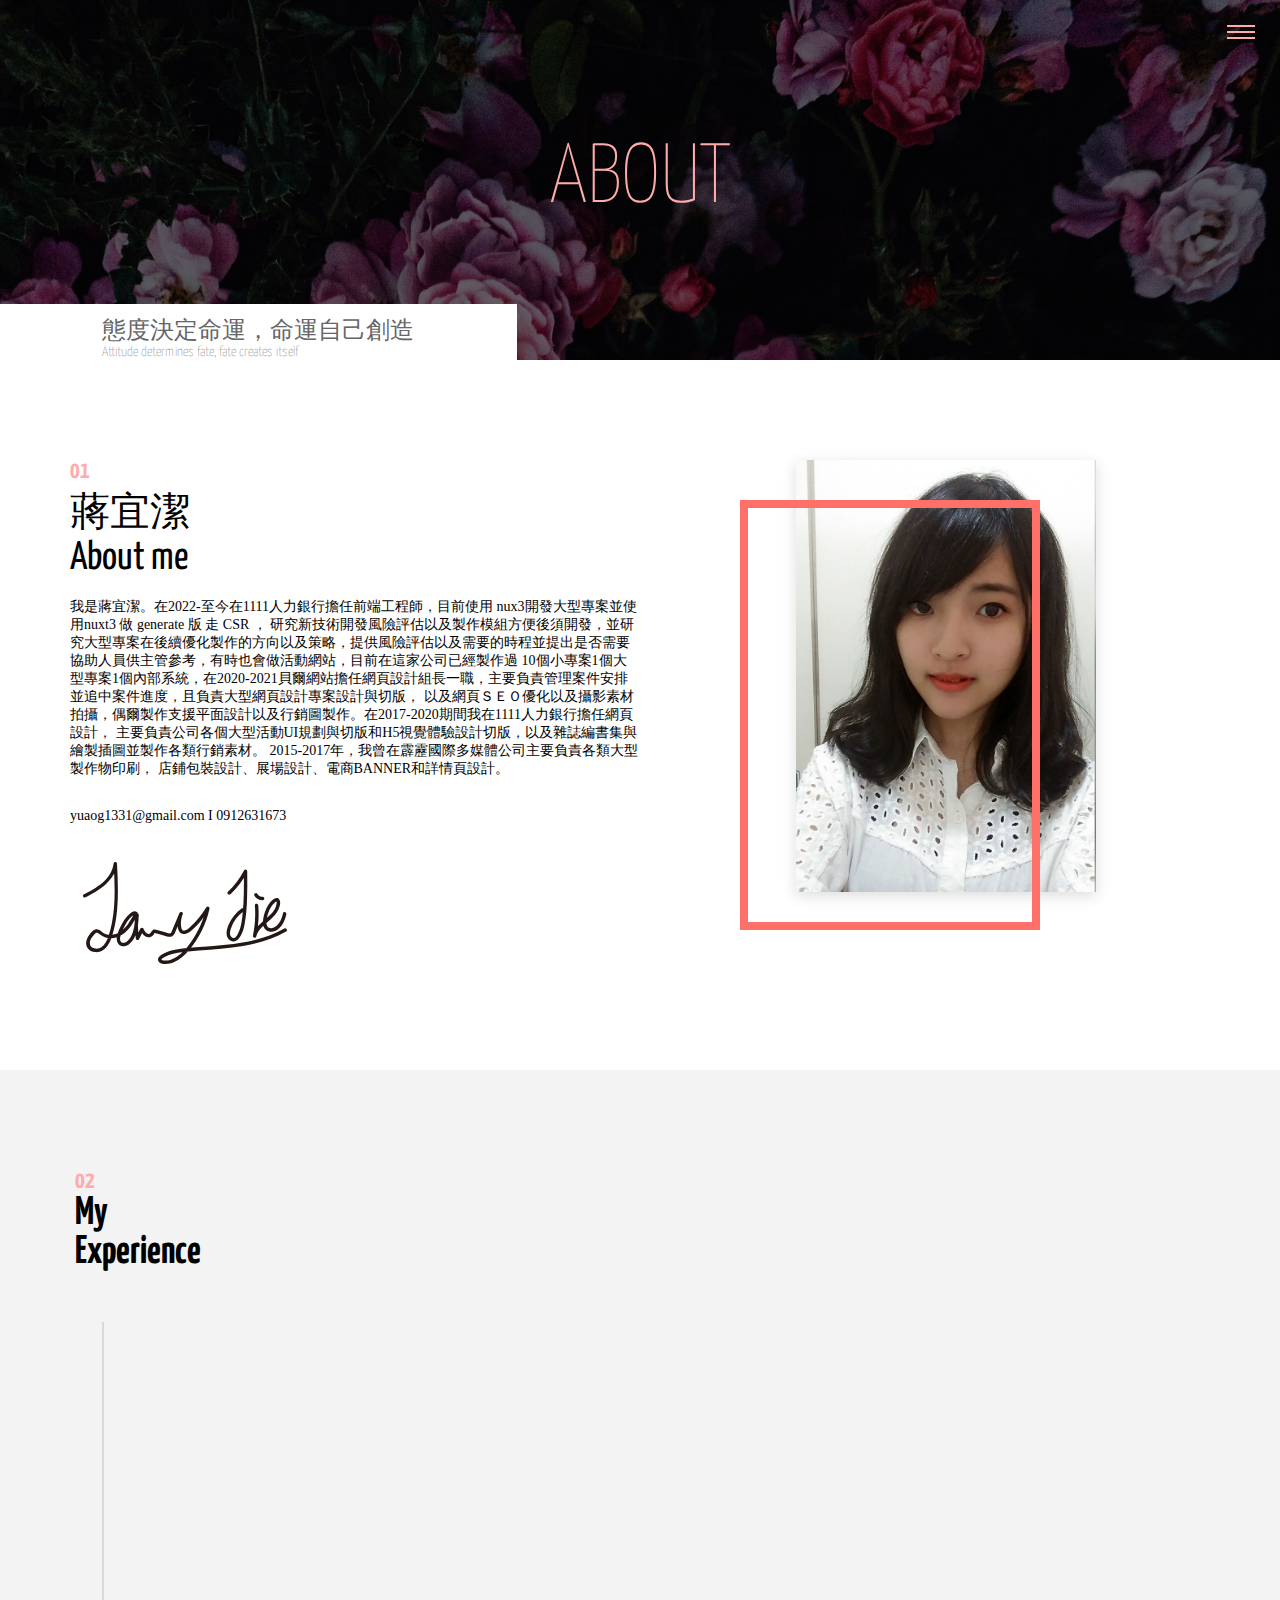
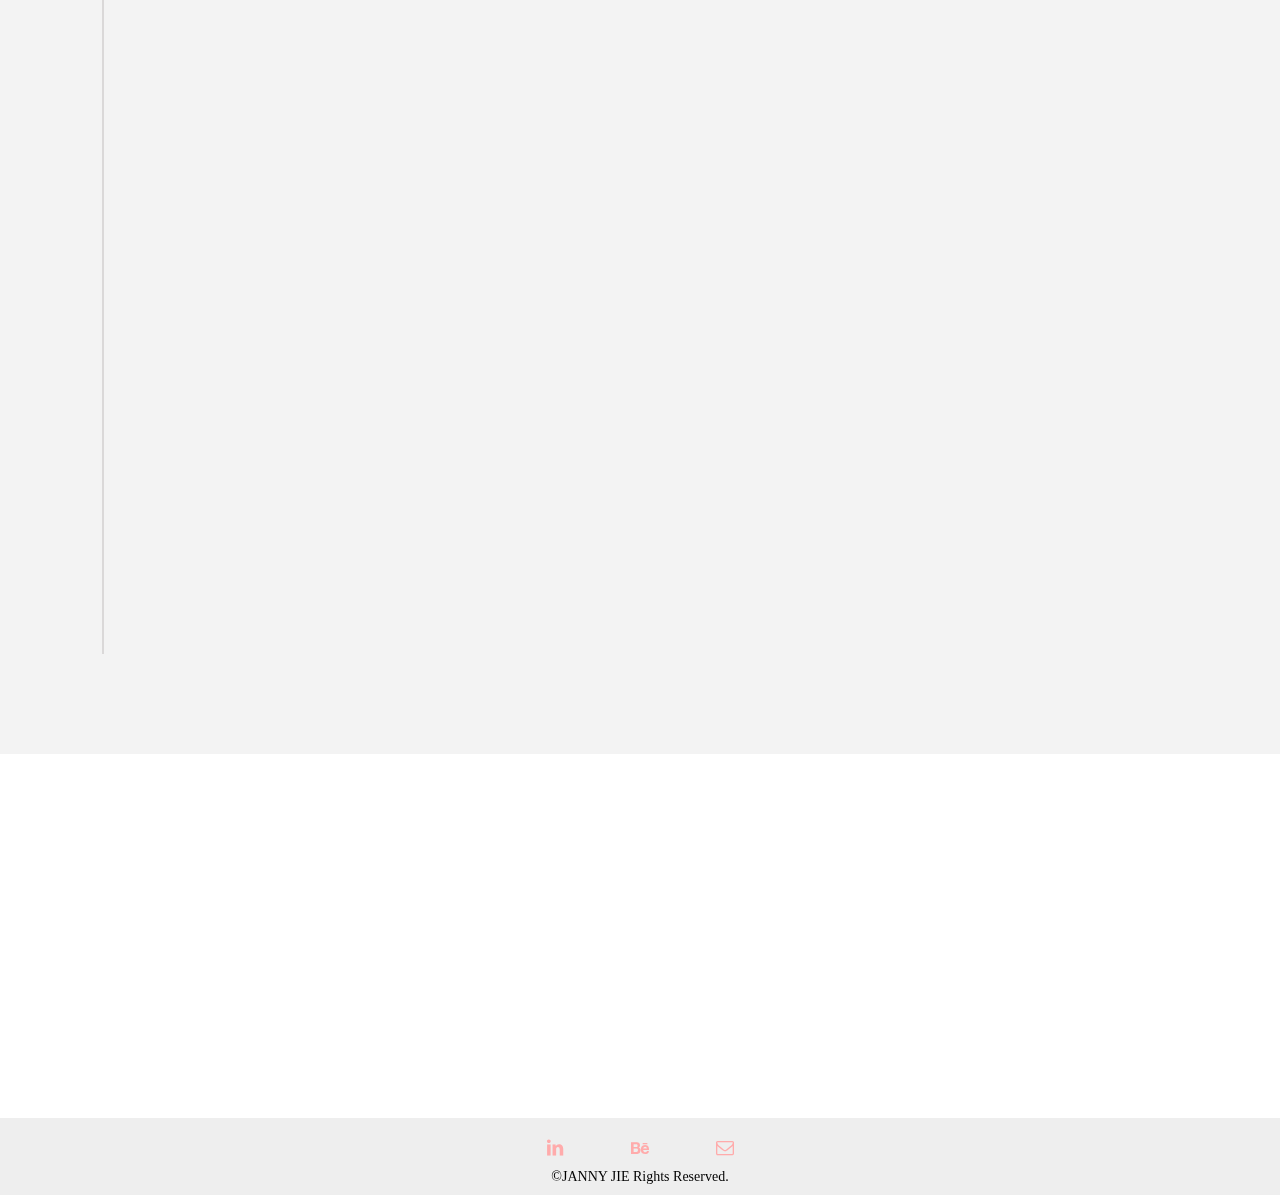
<file: about.html>
<!DOCTYPE html>
<html lang="en">
  <head>
    <meta charset="utf-8" />
    <title>JANNY JIE</title>
    <meta name="viewport" content="width=device-width, initial-scale=1.0" />
    <!-- 首頁+MENU+BUTTON -->
    <link rel="stylesheet" href="css/style.css" />
    <!-- 內文 -->
    <link rel="stylesheet" href="css/text.css" />
    <link rel="stylesheet" href="css/aos.css" />
    <link rel="stylesheet" href="css/icon/fontello-embedded.css" />
    <link href="https://fonts.googleapis.com/css?family=Yanone+Kaffeesatz:200&display=swap" rel="stylesheet" />
  </head>
  <body>
    <div class="super_container">
      <header class="header">
        <div class="burger">
          <div class="burger__patty bg-ffabab"></div>
          <div class="burger__patty bg-ffabab"></div>
          <div class="burger__patty bg-ffabab"></div>
        </div>
        <nav class="menu">
          <div class="menu__brand">
            <a href="index.html"><div class="logo"></div></a>
          </div>
          <ul class="menu__list">
            <li class="menu__item"><a href="index.html" class="menu__link">首頁</a></li>
            <li class="menu__item"><a href="about.html" class="menu__link">關於我</a></li>
            <li class="menu__item"><a href="wed.html" class="menu__link dir">網頁設計</a></li>
            <li class="menu__item">
              <a href="design.html" class="menu__link dir">視覺設計</a>
            </li>
            <li class="menu__item">
              <a href="illustrated.html" class="menu__link dir">插畫</a>
            </li>
          </ul>
        </nav>
      </header>
      <!--主要內容-->
      <main>
        <!-- 版頭 -->
        <article style="padding: 0">
          <section style="padding: 0">
            <div id="hero">
              <div class="hero-bg">
                <h1>ABOUT</h1>
                <div class="saying">
                  <h4>態度決定命運，命運自己創造</h4>
                  <p>Attitude determines fate, fate creates itself</p>
                </div>
              </div>
            </div>
          </section>
        </article>
        <!-- 版頭 -->
        <!-- 關於 -->
        <article>
          <section id="about">
            <div class="container mContainer">
              <div class="w-5 title-big" data-aos="fade-up">
                <h4 class="ffabab">01</h4>
                <h1>
                  蔣宜潔 <br />
                  About me
                </h1>
                <p>
                  我是蔣宜潔。在2022-至今在1111人力銀行擔任前端工程師，目前使用 nux3開發大型專案並使用nuxt3 做 generate 版 走 CSR ，
                  研究新技術開發風險評估以及製作模組方便後須開發，並研究大型專案在後續優化製作的方向以及策略，提供風險評估以及需要的時程並提出是否需要協助人員供主管參考，有時也會做活動網站，目前在這家公司已經製作過
                  10個小專案1個大型專案1個內部系統，在2020-2021貝爾網站擔任網頁設計組長一職，主要負責管理案件安排並追中案件進度，且負責大型網頁設計專案設計與切版，
                  以及網頁ＳＥＯ優化以及攝影素材拍攝，偶爾製作支援平面設計以及行銷圖製作。在2017-2020期間我在1111人力銀行擔任網頁設計，
                  主要負責公司各個大型活動UI規劃與切版和H5視覺體驗設計切版，以及雜誌編書集與繪製插圖並製作各類行銷素材。 2015-2017年，我曾在霹靂國際多媒體公司主要負責各類大型製作物印刷，
                  店鋪包裝設計、展場設計、電商BANNER和詳情頁設計。
                </p>
                <p class="mt-3">yuaog1331@gmail.com&nbsp;&Iota;&nbsp;0912631673</p>
                <img src="img/Signature.svg" class="signature mt-5" alt="" />
              </div>
              <div class="w-5 about-img-div">
                <div class="about-border" data-aos="fade-up" data-aos-delay=".5"></div>
                <img src="img/about/about-img.jpg" width="400" class="img-responsive" alt="" align="right" data-aos="fade-right" data-aos-delay="0" />
              </div>
            </div>
          </section>
        </article>
        <!-- 關於 -->
        <!-- 經歷 -->
        <article style="padding: 0">
          <section id="experience" style="padding-left: 10px">
            <div class="container mContainer">
              <div class="w-10">
                <h4 class="ffabab">02</h4>
                <h1 class="size-50">
                  My <br />
                  Experience
                </h1>
                <div class="h-50"></div>
              </div>
              <div class="mt-5 w-10">
                <ul class="timeline">
                  <li class="timeline-event" data-aos="fade-up">
                    <label class="timeline-event-icon"></label>
                    <div class="timeline-event-copy">
                      <p class="timeline-event-thumbnail">2014/06-2014-07</p>
                      <h3>設計實習&nbsp;&Iota;&nbsp;七頂創意</h3>
                      <p>實習期間主要負責文創商品製作</p>
                    </div>
                  </li>
                  <li class="timeline-event" data-aos="fade-up" data-aos-delay=".2">
                    <label class="timeline-event-icon"></label>
                    <div class="timeline-event-copy">
                      <p class="timeline-event-thumbnail">2015/02-2015-07</p>
                      <h3>網頁實習&nbsp;&Iota;&nbsp;旭聯科技</h3>
                      <p>實習期間協助網頁設計師切版修圖、協助ＡＰＰ介面設計</p>
                    </div>
                  </li>
                  <li class="timeline-event" data-aos="fade-up" data-aos-delay=".4">
                    <label class="timeline-event-icon"></label>
                    <div class="timeline-event-copy">
                      <p class="timeline-event-thumbnail">2015/07-2017-08</p>
                      <h3>視覺設計&nbsp;&Iota;&nbsp;霹靂國際多媒體</h3>
                      <p>主要負責光碟設計、包裝設計、banner、海報設計、文創商品設計</p>
                    </div>
                  </li>
                  <li class="timeline-event" data-aos="fade-up" data-aos-delay=".6">
                    <label class="timeline-event-icon"></label>
                    <div class="timeline-event-copy">
                      <p class="timeline-event-thumbnail">2017/08-2020/2</p>
                      <h3>網頁設計&nbsp;&Iota;&nbsp;1111人力銀行</h3>
                      <p>主要負責大型活動網頁設計、EDM、BANNER、插圖、各類輸出物製作</p>
                    </div>
                  </li>
                  <li class="timeline-event" data-aos="fade-up" data-aos-delay=".6">
                    <label class="timeline-event-icon"></label>
                    <div class="timeline-event-copy">
                      <p class="timeline-event-thumbnail">2020/03-2021/05</p>
                      <h3>網頁設計&nbsp;&Iota;&nbsp;貝爾網站</h3>
                      <p>客製化網頁製作、活動網頁、開發套版式模組製作，也協助製作影片剪輯平面印刷等等。</p>
                    </div>
                  </li>
                  <li class="timeline-event" data-aos="fade-up" data-aos-delay=".6">
                    <label class="timeline-event-icon"></label>
                    <div class="timeline-event-copy">
                      <p class="timeline-event-thumbnail">2021/05-2022/02</p>
                      <h3>前端工程師&nbsp;&Iota;&nbsp;哲煜科技股份有限公司</h3>
                      <p>前端切版 使用 vue 框架 並用 CI CD 自動部署 ，api 串接 並且 seo 語意化 Ga 串接</p>
                    </div>
                  </li>
                  <li class="timeline-event" data-aos="fade-up" data-aos-delay=".6">
                    <label class="timeline-event-icon"></label>
                    <div class="timeline-event-copy">
                      <p class="timeline-event-thumbnail">2021/05-2022/02</p>
                      <h3>前端工程師&nbsp;&Iota;&nbsp;全球華人股份有限公司</h3>
                      <p>
                        使用 nux3開發大型專案並使用nuxt3 做 generate 版 走 CSR ，
                        研究新技術開發風險評估以及製作模組方便後須開發，並研究大型專案在後續優化製作的方向以及策略，提供風險評估以及需要的時程並提出是否需要協助人員供主管參考，有時也會做活動網站，目前在這家公司已經製作過
                        10個小專案1個大型專案1個內部系統
                      </p>
                    </div>
                  </li>
                </ul>
              </div>
            </div>
          </section>
        </article>
        <!-- 經歷 -->
        <!-- 專業 -->
        <article style="padding: 0">
          <section class="profession">
            <div class="container mContainer jus-center">
              <div class="item html" data-aos="fade-left">
                <h2 data-aos="fade-up">HTML</h2>
                <svg width="160" height="160" xmlns="http://www.w3.org/2000/svg">
                  <g>
                    <circle id="circle" class="circle_animation" r="69.85699" cy="81" cx="81" stroke-width="8" stroke="#ff5991" fill="none" />
                  </g>
                  <g>
                    <circle class="op" r="69.85699" cy="81" cx="81" stroke-width="8" stroke="#ffffff" fill="none" />
                  </g>
                </svg>
              </div>
              <div class="item html" data-aos="fade-left">
                <h2 data-aos="fade-up">CSS3</h2>
                <svg width="160" height="160" xmlns="http://www.w3.org/2000/svg">
                  <g>
                    <circle id="circle" class="circle_animation" r="69.85699" cy="81" cx="81" stroke-width="8" stroke="#ff5991" fill="none" />
                  </g>
                  <g>
                    <circle class="op" r="69.85699" cy="81" cx="81" stroke-width="8" stroke="#ffffff" fill="none" />
                  </g>
                </svg>
              </div>
              <div class="item html" data-aos="fade-left">
                <h2 data-aos="fade-up">JQUERY</h2>
                <svg width="160" height="160" xmlns="http://www.w3.org/2000/svg">
                  <g>
                    <circle id="circle" class="circle_animation01" r="69.85699" cy="81" cx="81" stroke-width="8" stroke="#ff5991" fill="none" />
                  </g>
                  <g>
                    <circle class="op" r="69.85699" cy="81" cx="81" stroke-width="8" stroke="#ffffff" fill="none" />
                  </g>
                </svg>
              </div>
              <div class="item html" data-aos="fade-right">
                <h2 data-aos="fade-up">JavaScript</h2>
                <svg width="160" height="160" xmlns="http://www.w3.org/2000/svg">
                  <g>
                    <circle id="circle" class="circle_animation02" r="69.85699" cy="81" cx="81" stroke-width="8" stroke="#ff5991" fill="none" />
                  </g>
                  <g>
                    <circle class="op" r="69.85699" cy="81" cx="81" stroke-width="8" stroke="#ffffff" fill="none" />
                  </g>
                </svg>
              </div>
              <div class="item html" data-aos="fade-right">
                <h2 data-aos="fade-up">Sketch</h2>
                <svg width="160" height="160" xmlns="http://www.w3.org/2000/svg">
                  <g>
                    <circle id="circle" class="circle_animation01" r="69.85699" cy="81" cx="81" stroke-width="8" stroke="#ff5991" fill="none" />
                  </g>
                  <g>
                    <circle class="op" r="69.85699" cy="81" cx="81" stroke-width="8" stroke="#ffffff" fill="none" />
                  </g>
                </svg>
              </div>
            </div>
          </section>
        </article>
        <!-- 專業 -->
        <!-- 經歷 -->
        <!-- <article>
          <section id="contact-form">
            <div class="container mContainer">
              <div class="w-10">
                <h4>02</h4>
                <h1 class="size-50">
                  My <br />
                  Experience
                </h1>
                <div class="h-50"></div>
              </div>
              <div class="w-10 mt-5" data-aos="fade-up">
                <div class="list">
                  <div>
                    <ul class="listProgram">
                      <li>
                        HTML
                        <div class="bar">
                          <div class="value p80"></div>
                        </div>
                      </li>
                      <li>
                        JQUERY
                        <div class="bar">
                          <div class="value p40"></div>
                        </div>
                      </li>
                      <li>
                        PHOTOSHOP
                        <div class="bar">
                          <div class="value p90"></div>
                        </div>
                      </li>
                      <li>
                        INDESIGN
                        <div class="bar">
                          <div class="value p90"></div>
                        </div>
                      </li>
                      <li>
                        AFEER EFFECTS
                        <div class="bar">
                          <div class="value p90"></div>
                        </div>
                      </li>
                      <li>
                        3Ds MAX
                        <div class="bar">
                          <div class="value p40"></div>
                        </div>
                      </li>
                    </ul>
                  </div>
                  <div>
                    <ul class="listProgram">
                      <li>
                        CSS
                        <div class="bar">
                          <div class="value p80"></div>
                        </div>
                      </li>
                      <li>
                        JavaScript
                        <div class="bar">
                          <div class="value p30"></div>
                        </div>
                      </li>
                      <li>
                        ILLUSTRATOR
                        <div class="bar">
                          <div class="value p90"></div>
                        </div>
                      </li>
                      <li>
                        PREMIERE PRO
                        <div class="bar">
                          <div class="value p80"></div>
                        </div>
                      </li>
                    </ul>
                  </div>
                </div>
              </div>
            </div>
          </section>
        </article> -->
        <!-- 經歷 -->
      </main>
      <!-- footer -->
      <footer class="footer">
        <div class="container mContainer">
          <ul class="container mContainer">
            <li>
              <a href="https://www.linkedin.com/in/%E5%AE%9C%E6%BD%94-%E8%94%A3-382825172/" target="_blank">
                <i class="icon-linkedin ffabab"></i>
              </a>
            </li>
            <li>
              <a href="https://www.behance.net/yuaog13315185" target="_blank">
                <i class="icon-behance ffabab"></i>
              </a>
            </li>
            <li>
              <a href="mailto:yuaog1331@gmail.com"><i class="icon-mail ffabab"></i></a>
            </li>
          </ul>
        </div>
        <div class="container mContainer jus-center">
          <p>©JANNY JIE Rights Reserved.</p>
        </div>
      </footer>
      <!-- footer -->
    </div>
    <script src="js/menu.js"></script>
    <script src="js/jquery.js"></script>
    <!--  plugins  -->
    <script src="js/plugins.js"></script>
    <script src="js/aos.js"></script>
    <!--  main script  -->
    <script src="js/custom.js"></script>
    <!--  倒數計時器  -->
    <script>
      setTimeout(function () {
        var time = 1; /* how long the timer will run (seconds) */
        var initialOffset = "440";
        var i = 1;

        /* Need initial run as interval hasn't yet occured... */
        $(".circle_animation, .circle_animation01, .circle_animation02, .circle_animation03, .circle_animation04").css("stroke-dashoffset", initialOffset - 1 * (initialOffset / time));
      }, 0);
    </script>
  </body>
</html>
</file>
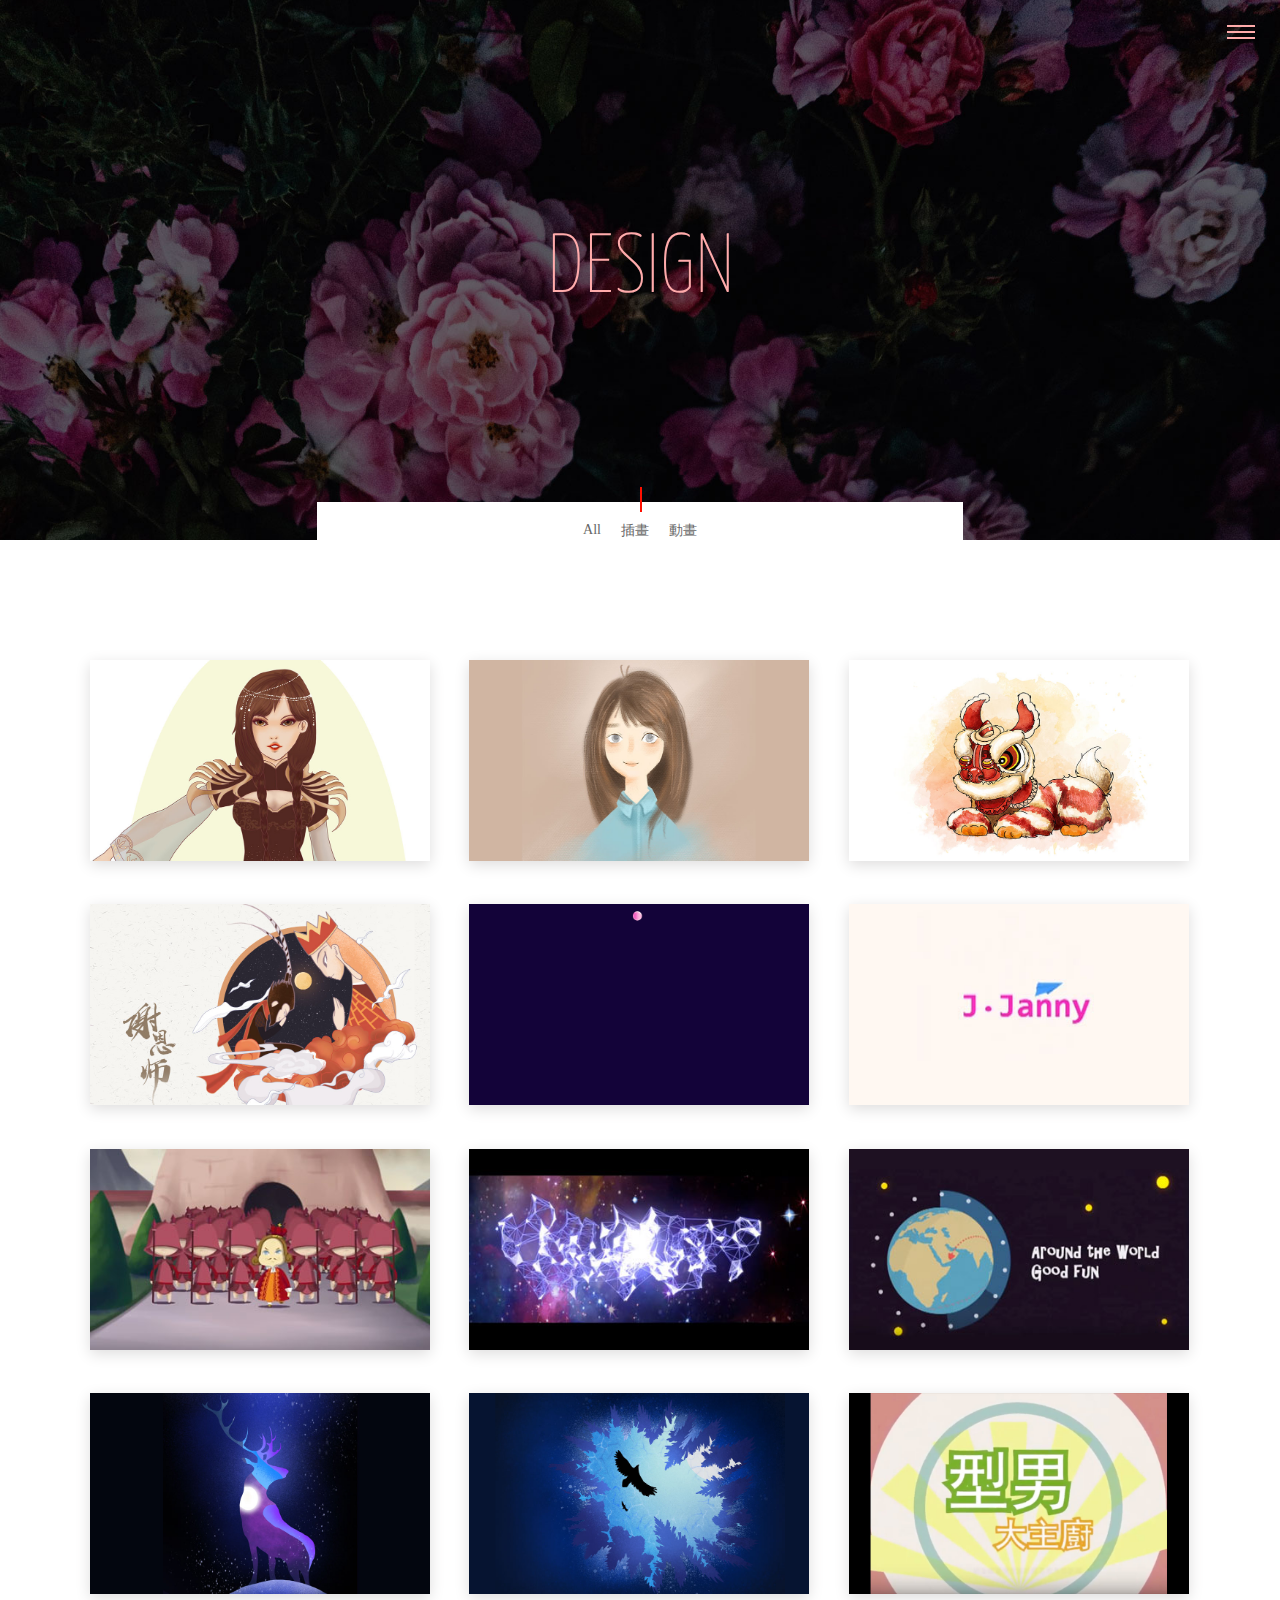
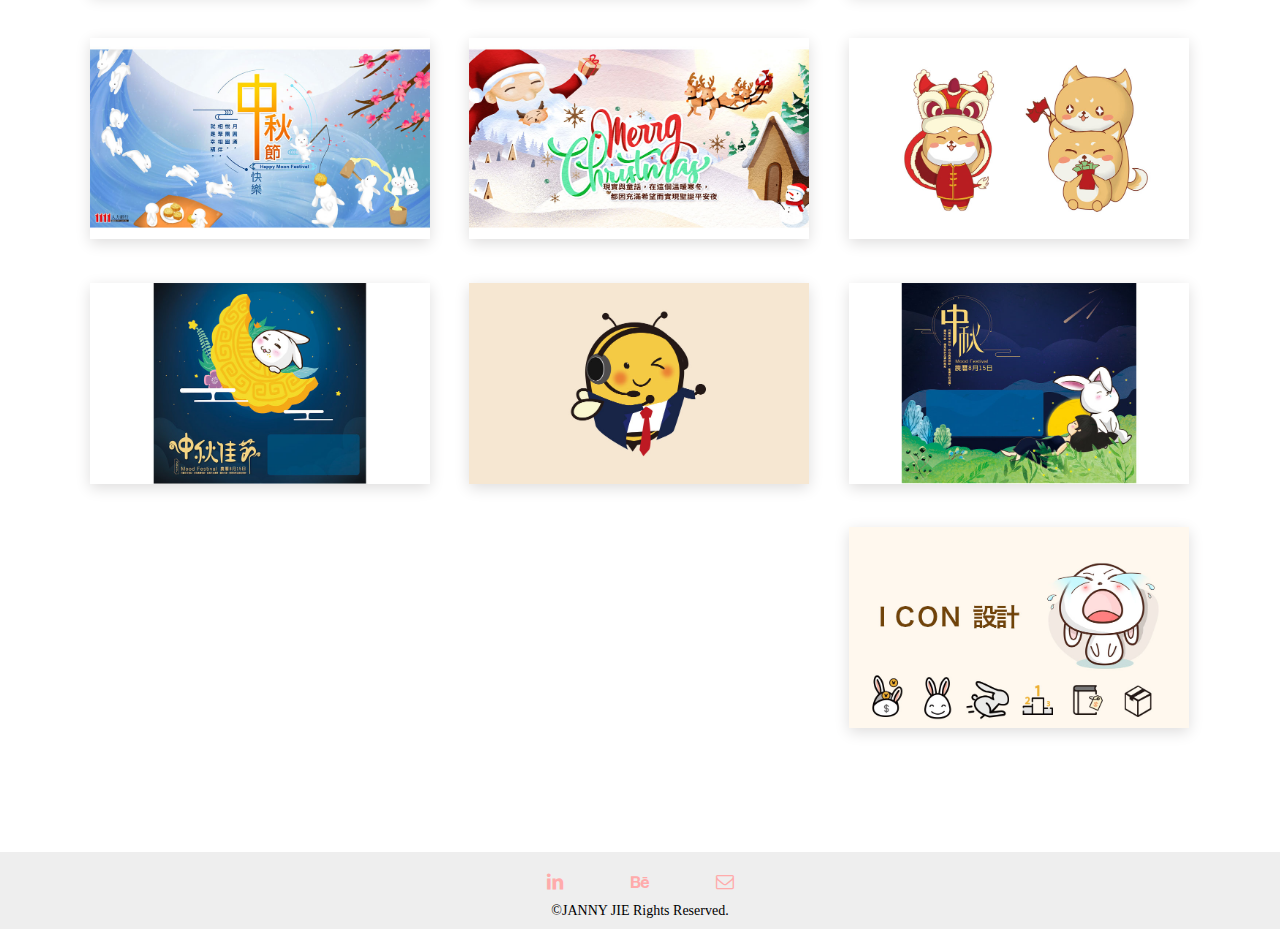
<file: illustrated.html>
<!DOCTYPE html>
<html lang="en">
<head>
<meta charset="utf-8">
<title>JANNY JIE</title>
<meta name="viewport" content="width=device-width, initial-scale=1.0">
<!-- 首頁+MENU+BUTTON -->
<link rel="stylesheet" href="css/style.css">
<!-- 內文 -->
<link rel="stylesheet" href="css/text.css">
<link rel="stylesheet" href="css/aos.css">
<link rel="stylesheet" href="css/icon/fontello-embedded.css">
<link href="https://fonts.googleapis.com/css?family=Yanone+Kaffeesatz:200&display=swap" rel="stylesheet">
<link rel='stylesheet' href='css/jquery.fancybox.min.css'>
</head>
<body>

<div class="super_container">
<header class="header">
  <div class="burger">
    <div class="burger__patty bg-ffabab"></div>
    <div class="burger__patty bg-ffabab"></div>
    <div class="burger__patty bg-ffabab"></div>
  </div>
  <nav class="menu">
    <div class="menu__brand">
      <a href="index.html"><div class="logo"></div></a>
    </div>
    <ul class="menu__list">
      <li class="menu__item"><a href="index.html" class="menu__link">首頁</a></li>
      <li class="menu__item"><a href="about.html" class="menu__link">關於我</a></li>
      <li class="menu__item"><a href="wed.html" class="menu__link dir">網頁設計</a></li>
      <li class="menu__item">
        <a href="design.html" class="menu__link dir">視覺設計</a>
      </li>
      <li class="menu__item">
        <a href="illustrated.html" class="menu__link dir">插畫</a>
      </li>
    </ul>
  </nav>
</header>
<!--主要內容-->
	<main>
		<!-- 版頭 -->
		<article  style="padding: 0;">
			<section style="padding:0;">
				<div id="hero">
          <div class="hero-bg hero-bg01">
            <h1>DESIGN</h1>
            <!-- portfolio_filter -->
              <div class="categories-grid">
                  <div class="line"></div>
                  <nav class="categories container">
                      <ul class="portfolio_filter container mContainer">
                          <li><a href="" class="active" data-filter="*">All</a></li>
                          <li><a href="" data-filter=".commodity">插畫</a></li>
                          <li><a href="" data-filter=".pos">動畫</a></li>
                      </ul>
                  </nav>
              </div>
              <!-- portfolio_filter -->
          </div>
        </div>
			</section>
		</article>
		<!-- 版頭 -->
     <!-- 作品總攬 -->
    <article>
      <section >
        <!-- projects -->
        <div class="section" id="projects">
            <div class="portfolio ">
              <!-- portfolio_container -->
              <div class="no-padding portfolio_container clearfix container mContainer" data-aos="fade-up">
                    <!-- single work -->
                    <a href="img/illustrated/illustrated01.jpg" data-fancybox="images"  class="w-3 portfolio_item commodity  example-image-link" >
                      <div data-tilt data-tilt-glare="true" data-tilt-scale="1.1">
                        <img src="img/illustrated/illustrated01.jpg" alt="image" class="img-responsive" />
                      </div>
                    </a>
                    <a href="img/illustrated/illustrated09.jpg" data-fancybox="images"  class="w-3 portfolio_item commodity  example-image-link" >
                      <div data-tilt data-tilt-glare="true" data-tilt-scale="1.1">
                        <img src="img/illustrated/illustrated09.jpg" alt="image" class="img-responsive" />
                      </div>
                    </a>
                    <a href="img/illustrated/illustrated10.jpg" data-fancybox="images"  class="w-3 portfolio_item commodity  example-image-link" >
                      <div data-tilt data-tilt-glare="true" data-tilt-scale="1.1">
                        <img src="img/illustrated/illustrated10.jpg" alt="image" class="img-responsive" />
                      </div>
                    </a>
                    <a href="img/illustrated/illustrated13.jpg" data-fancybox="images"  class="w-3 portfolio_item commodity  example-image-link" >
                      <div data-tilt data-tilt-glare="true" data-tilt-scale="1.1">
                        <img src="img/illustrated/illustrated13.jpg" alt="image" class="img-responsive" />
                      </div>
                    </a>
                    <a href="img/illustrated/ICON.gif" data-fancybox="images"  class="w-3 portfolio_item pos  example-image-link" >
                      <div data-tilt data-tilt-glare="true" data-tilt-scale="1.1">
                        <img src="img/illustrated/ICON.gif" alt="image" class="img-responsive" />
                      </div>
                    </a>
                    <a data-fancybox href="https://www.youtube.com/embed/dgrp2Hk_6Jo"  class="w-3 portfolio_item  pos " target="_blank">
                      <div data-tilt data-tilt-glare="true" data-tilt-scale="1.1">
                        <img src="img/illustrated/AE01.jpg" alt="image" class="img-responsive" />
                      </div>
                    </a>
                    <a data-fancybox href="https://www.youtube.com/embed/7WSW3Zp3PFQ"  class="w-3 portfolio_item  pos " target="_blank">
                      <div data-tilt data-tilt-glare="true" data-tilt-scale="1.1">
                        <img src="img/illustrated/AE02.jpg" alt="image" class="img-responsive" />
                      </div>
                    </a>
                    <a data-fancybox href="https://www.youtube.com/embed/4meTOW39RkQ"  class="w-3 portfolio_item  pos " target="_blank">
                      <div data-tilt data-tilt-glare="true" data-tilt-scale="1.1">
                        <img src="img/illustrated/AE03.jpg" alt="image" class="img-responsive" />
                      </div>
                    </a>
                    <a data-fancybox href="https://www.youtube.com/embed/4meTOW39RkQ"  class="w-3 portfolio_item  pos " target="_blank">
                      <div data-tilt data-tilt-glare="true" data-tilt-scale="1.1">
                        <img src="img/illustrated/AE04.jpg" alt="image" class="img-responsive" />
                      </div>
                    </a>
                    <a data-fancybox href="https://www.youtube.com/embed/A6LOMfbQ658"   class="w-3 portfolio_item  pos " target="_blank">
                      <div data-tilt data-tilt-glare="true" data-tilt-scale="1.1">
                        <img src="img/illustrated/AE05.jpg" alt="image" class="img-responsive" />
                      </div>
                    </a>
                    <!-- end single work -->
                    <!-- single work -->
                    <a href="img/illustrated/illustrated02.jpg" data-fancybox="images"  class="w-3 portfolio_item commodity  example-image-link" >
                      <div data-tilt data-tilt-glare="true" data-tilt-scale="1.1">
                        <img src="img/illustrated/illustrated02.jpg" alt="image" class="img-responsive" />
                      </div>
                    </a>
                    <!-- end single work -->
                    <!-- single work -->
                    <a href="img/illustrated/illustrated03.jpg" data-fancybox="images"  class="w-3 portfolio_item commodity  example-image-link" >
                      <div data-tilt data-tilt-glare="true" data-tilt-scale="1.1">
                        <img src="img/illustrated/illustrated03.jpg" alt="image" class="img-responsive" />
                      </div>
                    </a>
                    <!-- end single work -->
                    <!-- single work -->
                    <a href="img/illustrated/illustrated04.jpg" data-fancybox="images"  class="w-3 portfolio_item commodity  example-image-link" >
                      <div data-tilt data-tilt-glare="true" data-tilt-scale="1.1">
                        <img src="img/illustrated/illustrated04.jpg" alt="image" class="img-responsive" />
                      </div>
                    </a>
                    <!-- end single work -->
                    <!-- single work -->
                    <a href="img/illustrated/illustrated05.jpg" data-fancybox="images"  class="w-3 portfolio_item commodity  example-image-link" >
                      <div data-tilt data-tilt-glare="true" data-tilt-scale="1.1">
                        <img src="img/illustrated/illustrated05.jpg" alt="image" class="img-responsive" />
                      </div>
                    </a>
                    <!-- end single work -->
                    <!-- single work -->
                    <a href="img/illustrated/illustrated06.jpg" data-fancybox="images"  class="w-3 portfolio_item commodity  example-image-link" >
                      <div data-tilt data-tilt-glare="true" data-tilt-scale="1.1">
                        <img src="img/illustrated/illustrated06.jpg" alt="image" class="img-responsive" />
                      </div>
                    </a>
                    <!-- end single work -->
                    <!-- single work -->
                    <a href="img/illustrated/illustrated07.jpg" data-fancybox="images"  class="w-3 portfolio_item commodity  example-image-link" >
                      <div data-tilt data-tilt-glare="true" data-tilt-scale="1.1">
                        <img src="img/illustrated/illustrated07.jpg" alt="image" class="img-responsive" />
                      </div>
                    </a>
                    <!-- end single work -->
                    <!-- single work -->
                    <a href="img/illustrated/illustrated08.jpg" data-fancybox="images"  class="w-3 portfolio_item commodity  example-image-link" >
                      <div data-tilt data-tilt-glare="true" data-tilt-scale="1.1">
                        <img src="img/illustrated/illustrated08.jpg" alt="image" class="img-responsive" />
                      </div>
                    </a>
                    <!-- end single work -->
                    <!-- single work -->
                     <a href="img/illustrated/illustrated11.jpg" class="w-3 portfolio_item commodity  example-image-link" >
                      <div data-tilt data-tilt-glare="true" data-tilt-scale="1.1">
                        <img src="img/illustrated/illustrated11.jpg" alt="image" class="img-responsive" />
                      </div>
                    </a>
                    <!-- end single work -->
                    <!-- single work -->
                    <a href="img/illustrated/illustrated12.jpg" data-fancybox="images"  class="w-3 portfolio_item commodity  example-image-link" >
                      <div data-tilt data-tilt-glare="true" data-tilt-scale="1.1">
                        <img src="img/illustrated/illustrated12.jpg" alt="image" class="img-responsive" />
                      </div>
                    </a>
                    <!-- end single work -->

              </div>
           </div>
        </div>
        <!-- ./projects -->
      </section>
    </article>
    <!-- 作品總攬 -->
	</main>
	<!-- footer -->
  <footer class="footer">
      <div class="container mContainer">
        <ul class="container mContainer">
          <li>
            <a href="https://www.linkedin.com/in/%E5%AE%9C%E6%BD%94-%E8%94%A3-382825172/" target="_blank">
              <i class="icon-linkedin ffabab"></i>
            </a>
          </li>
          <li>
            <a href="https://www.behance.net/yuaog13315185" target="_blank">
              <i class="icon-behance ffabab"></i>
            </a>
          </li>
          <li><a href="mailto:yuaog1331@gmail.com"><i class="icon-mail ffabab"></i></a></li>
        </ul>
      </div>
      <div class="container mContainer jus-center">
        <p>©JANNY JIE Rights Reserved.</p>
      </div>
  </footer>
  <!-- footer -->

</div>
<!--MENU-->
   <script src="js/menu.js"></script>
   <script src="js/jquery.js"></script>
    <!--  plugins  -->
    <script src="js/plugins.js"></script>
    <script src="js/aos.js"></script>
    <!--  main script  -->
    <script src="js/custom.js"></script>
    <!-- 作品視差 -->
  <script src="js/tilt.jquery.min.js"></script>
  <script src='js/jquery.fancybox.min.js'></script>
  <script>
    //  Set caption from card text
    $('.card-deck a').fancybox({
      caption : function( instance, item ) {
        return $(this).parent().find('.card-text').html();
      }
    });
  </script>

</body>
</html>
</file>
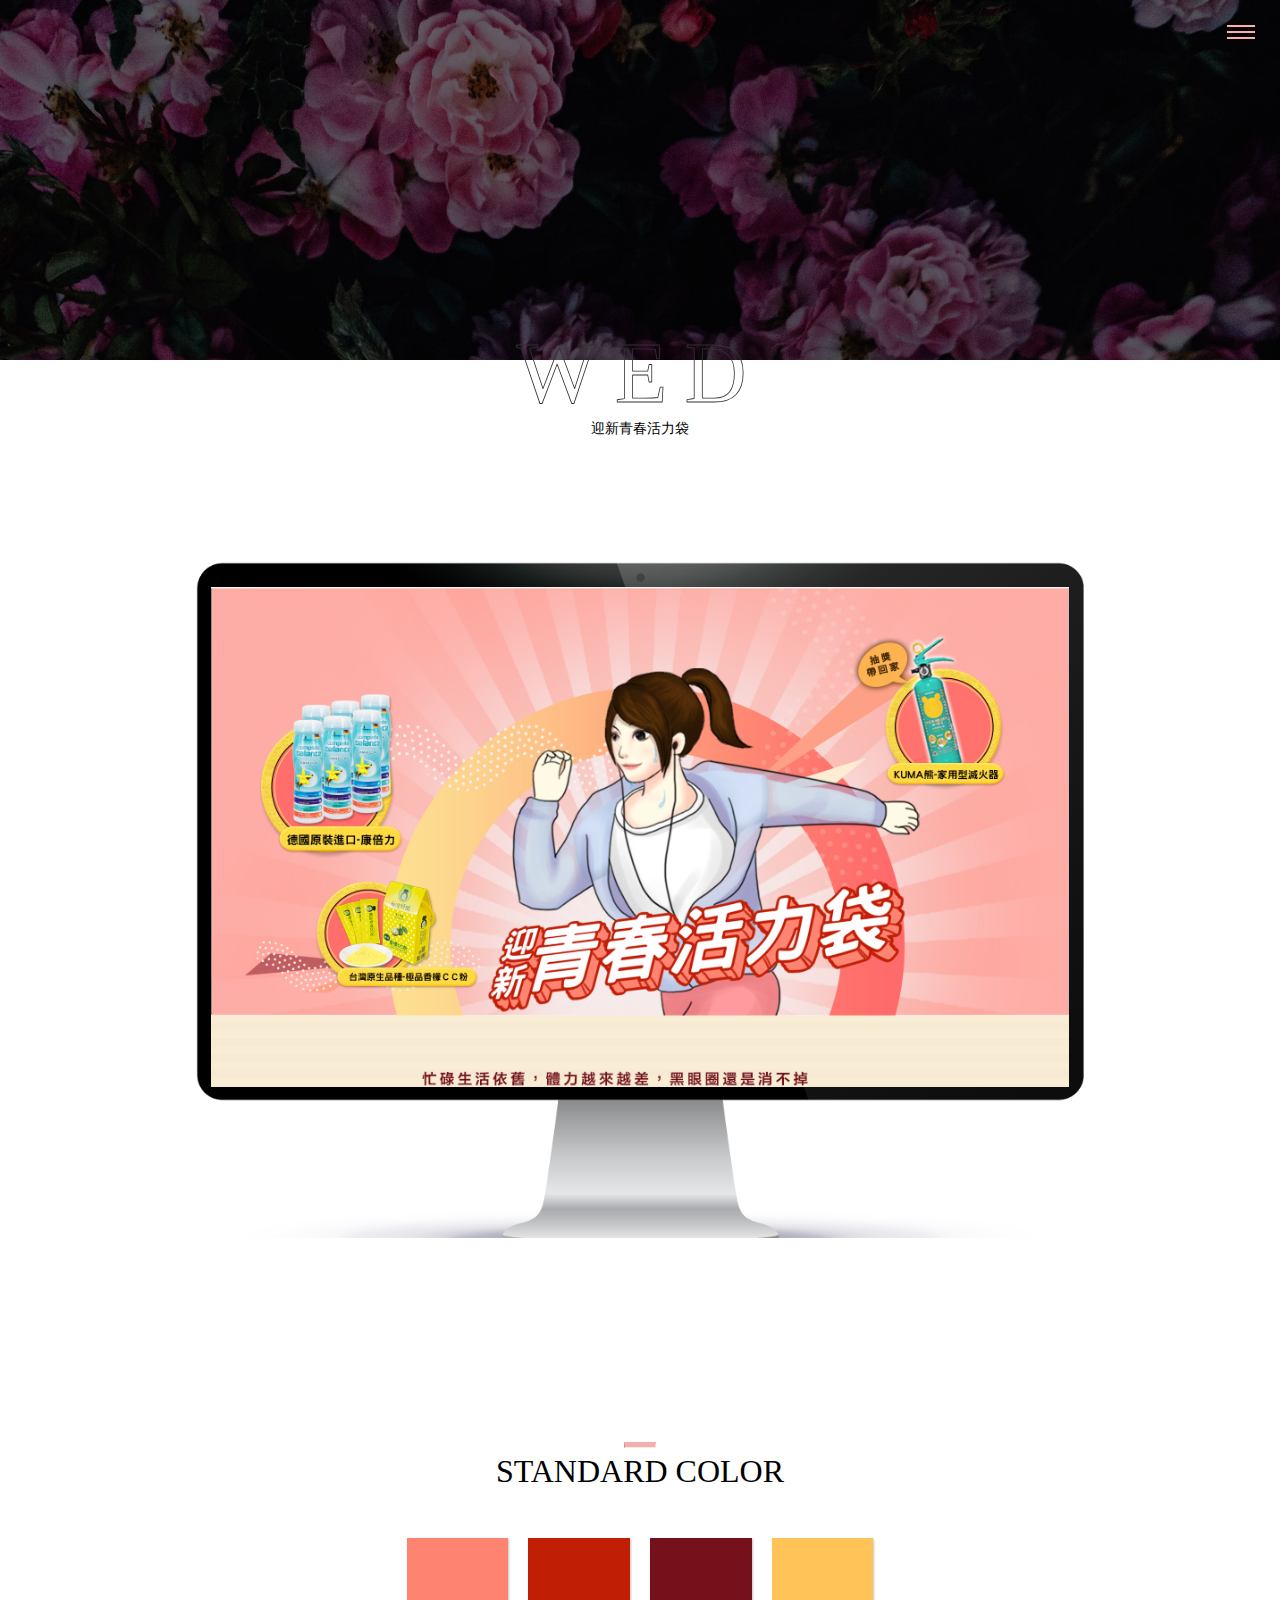
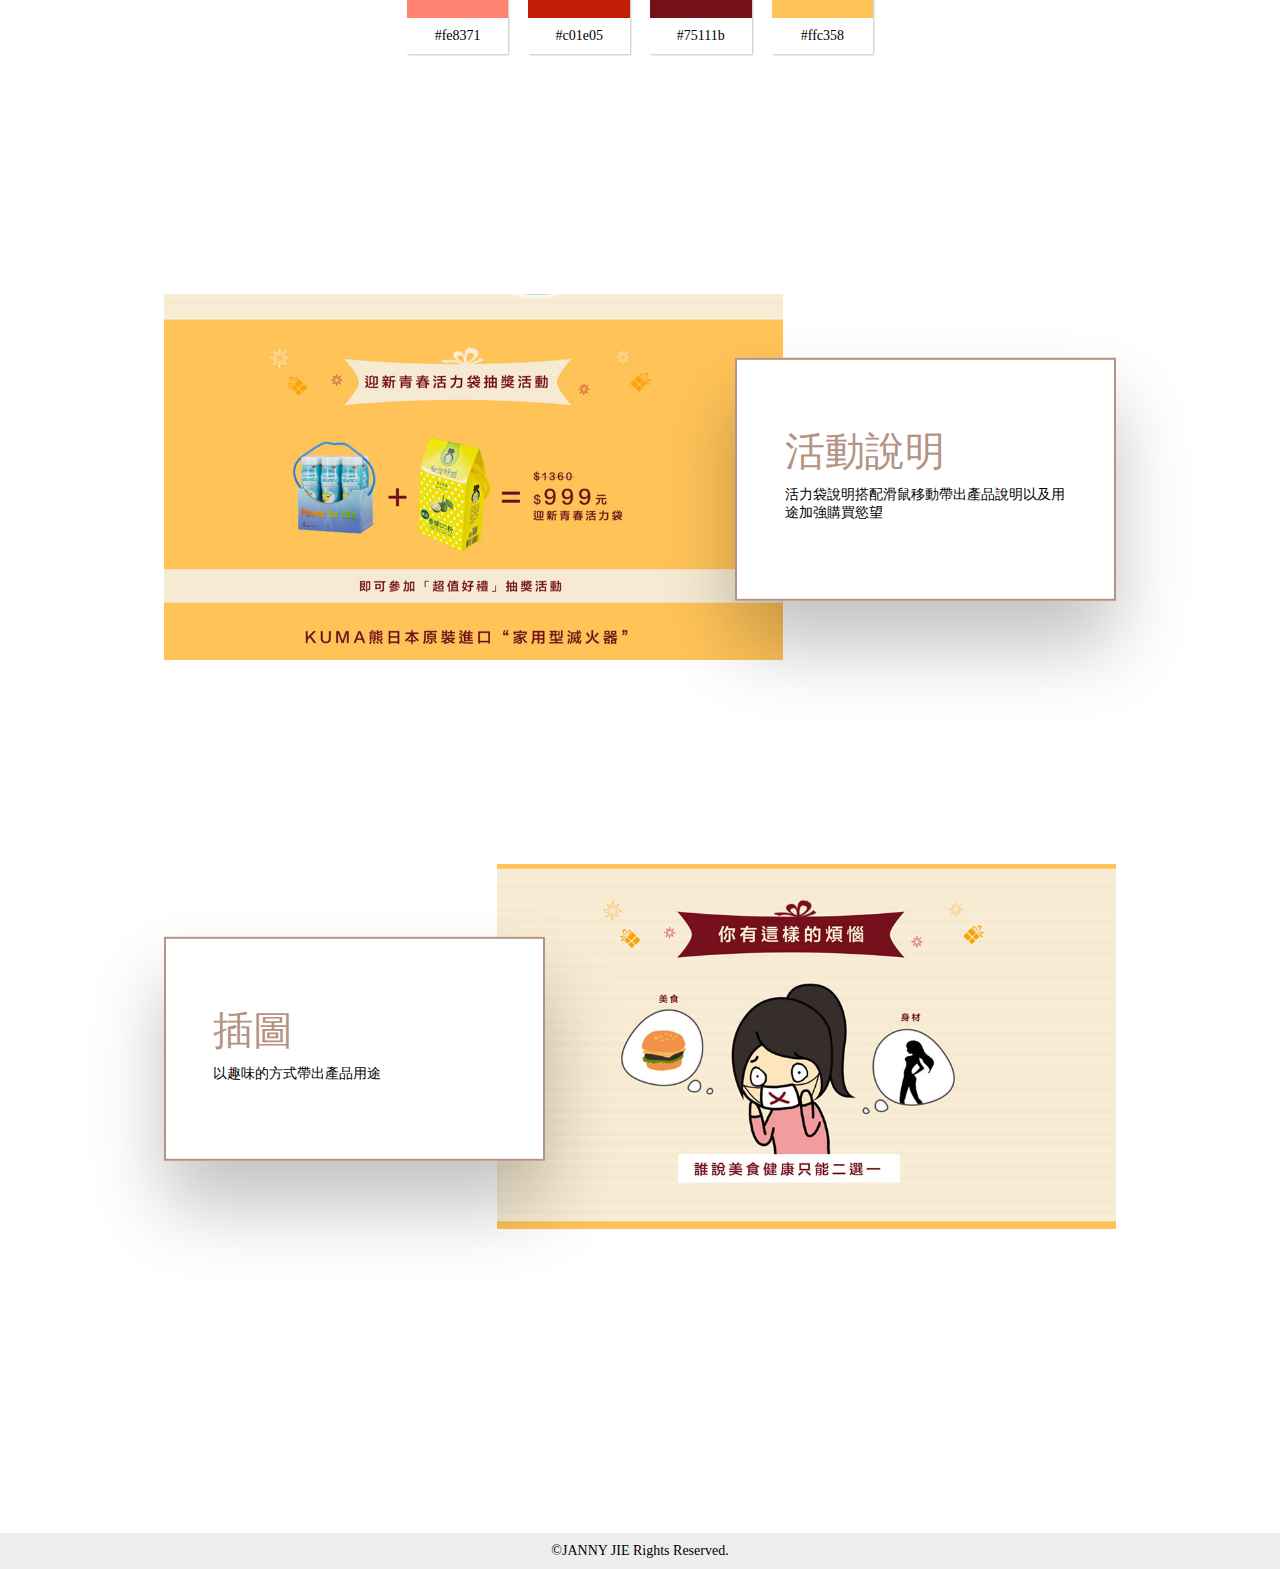
<file: wed-page02.html>
<!DOCTYPE html>
<html lang="en">
<head>
<meta charset="utf-8">
<title>JANNY JIE</title>
<meta name="viewport" content="width=device-width, initial-scale=1.0">
<!-- 首頁+MENU+BUTTON -->
<link rel="stylesheet" href="css/style.css">
<!-- 內文 -->
<link rel="stylesheet" href="css/text.css">
<link rel="stylesheet" href="css/aos.css">
<link rel="stylesheet" href="css/icon/fontello-embedded.css">
<link href="https://fonts.googleapis.com/css?family=Yanone+Kaffeesatz:200&display=swap" rel="stylesheet">
</head>
<body>

<div class="super_container">
<header class="header">
  <div class="burger">
    <div class="burger__patty bg-ffabab"></div>
    <div class="burger__patty bg-ffabab"></div>
    <div class="burger__patty bg-ffabab"></div>
  </div>
  <nav class="menu">
    <div class="menu__brand">
      <a href="index.html"><div class="logo"></div></a>
    </div>
    <ul class="menu__list">
      <li class="menu__item"><a href="index.html" class="menu__link">首頁</a></li>
      <li class="menu__item"><a href="about.html" class="menu__link">關於我</a></li>
      <li class="menu__item"><a href="wed.html" class="menu__link dir">網頁設計</a></li>
      <li class="menu__item">
        <a href="design.html" class="menu__link dir">視覺設計</a>
      </li>
      <li class="menu__item">
        <a href="illustrated.html" class="menu__link dir">插畫</a>
      </li>
    </ul>
  </nav>
</header>
<!--主要內容-->
	<main>
		<!-- 版頭 -->
    <article  style="padding: 0;">
      <section style="padding:0;">
        <div id="hero">
          <div class="hero-bg" style="background: url(img/about/hero-img.jpg) center center / cover no-repeat;"></div>
          <div class="hero-ttl">
            <div class="cols">
              <div class="col-lg-12">
                <svg class="svg-line-text" width="100%" height="86">
                  <text x="50%" y="50%" text-anchor="middle" dominant-baseline="central">WED</text>
                </svg>
              </div>
            </div>
            <p>迎新青春活力袋</p>
          </div>
        </div>
      </section>
    </article>
    <!-- 版頭 -->
     <!-- 作品總攬 -->
     <!-- 精選作品 -->
    <article  class="d-m-no">
      <section class="row">
         <div class="col-9 wed-Show">
            <div>
              <img src="img/wed/p-3.jpg" alt="" class="d-m-no">
            </div>
          </div>
      </section>
    </article>
    <!-- 精選作品 -->
    <!-- 色票 -->
    <article>
      <section>
           <div class="row">
              <div class="col-12 title">
                  <hr>
                  <div class="h3">standard color</div>
              </div>
           </div>
           <div class="row standard-color">
              <div class="color-m">
                <div class="color-bg" style="background-color: #fe8371;"></div>
                <p>#fe8371</p>
              </div>
              <div class="color-m">
                <div class="color-bg" style="background-color: #c01e05;"></div>
                <p>#c01e05</p>
              </div>
              <div class="color-m">
                <div class="color-bg" style="background-color: #75111b;"></div>
                <p>#75111b</p>
              </div>
              <div class="color-m">
                <div class="color-bg" style="background-color: #ffc358;"></div>
                <p>#ffc358</p>
              </div>
           </div>
      </section>
    </article>
    <!-- 色票 -->

    <!-- 精選作品 -->
    <article>
      <section class="row">
        <div class="intro  col-9">
           <div class="intro-img">
             <img src="img/wed/p-3-1.jpg">
           </div>
           <div class="intro-text">
              <h3 class="page_subtitle">活動說明</h3>
              <p>活力袋說明搭配滑鼠移動帶出產品說明以及用途加強購買慾望</p>
           </div>
        </div>
      </section>
    </article>
    <!-- 精選作品 -->
    <!-- 精選作品 -->
    <article>
      <section class="row">
        <div class="intro  col-9">
           <div class="intro-img" style="float: right;">
             <img src="img/wed/p-3-2.jpg">
           </div>
           <div class="intro-text1">
              <h3 class="page_subtitle">插圖</h3>
              <p>以趣味的方式帶出產品用途</p>
           </div>
        </div>
      </section>
    </article>
    <!-- 精選作品 -->
    <!-- 精選作品 -->
    <article >
      <section class="row">
         <div class="col-9 d-m m-auto">
            <img src="img/wed/p-3.jpg" alt="">
          </div>
      </section>
    </article>
    <!-- 精選作品 -->

  </main>
  <!-- footer -->
  <footer class="footer">
    <p>©JANNY JIE Rights Reserved.</p>
  </footer>
  <!-- footer -->

</div>
<!--MENU-->
   <script src="js/menu.js"></script>
   <script src="js/jquery.js"></script>
    <!--  plugins  -->
    <script src="js/plugins.js"></script>
    <script src="js/aos.js"></script>

</body>
</html>
</file>
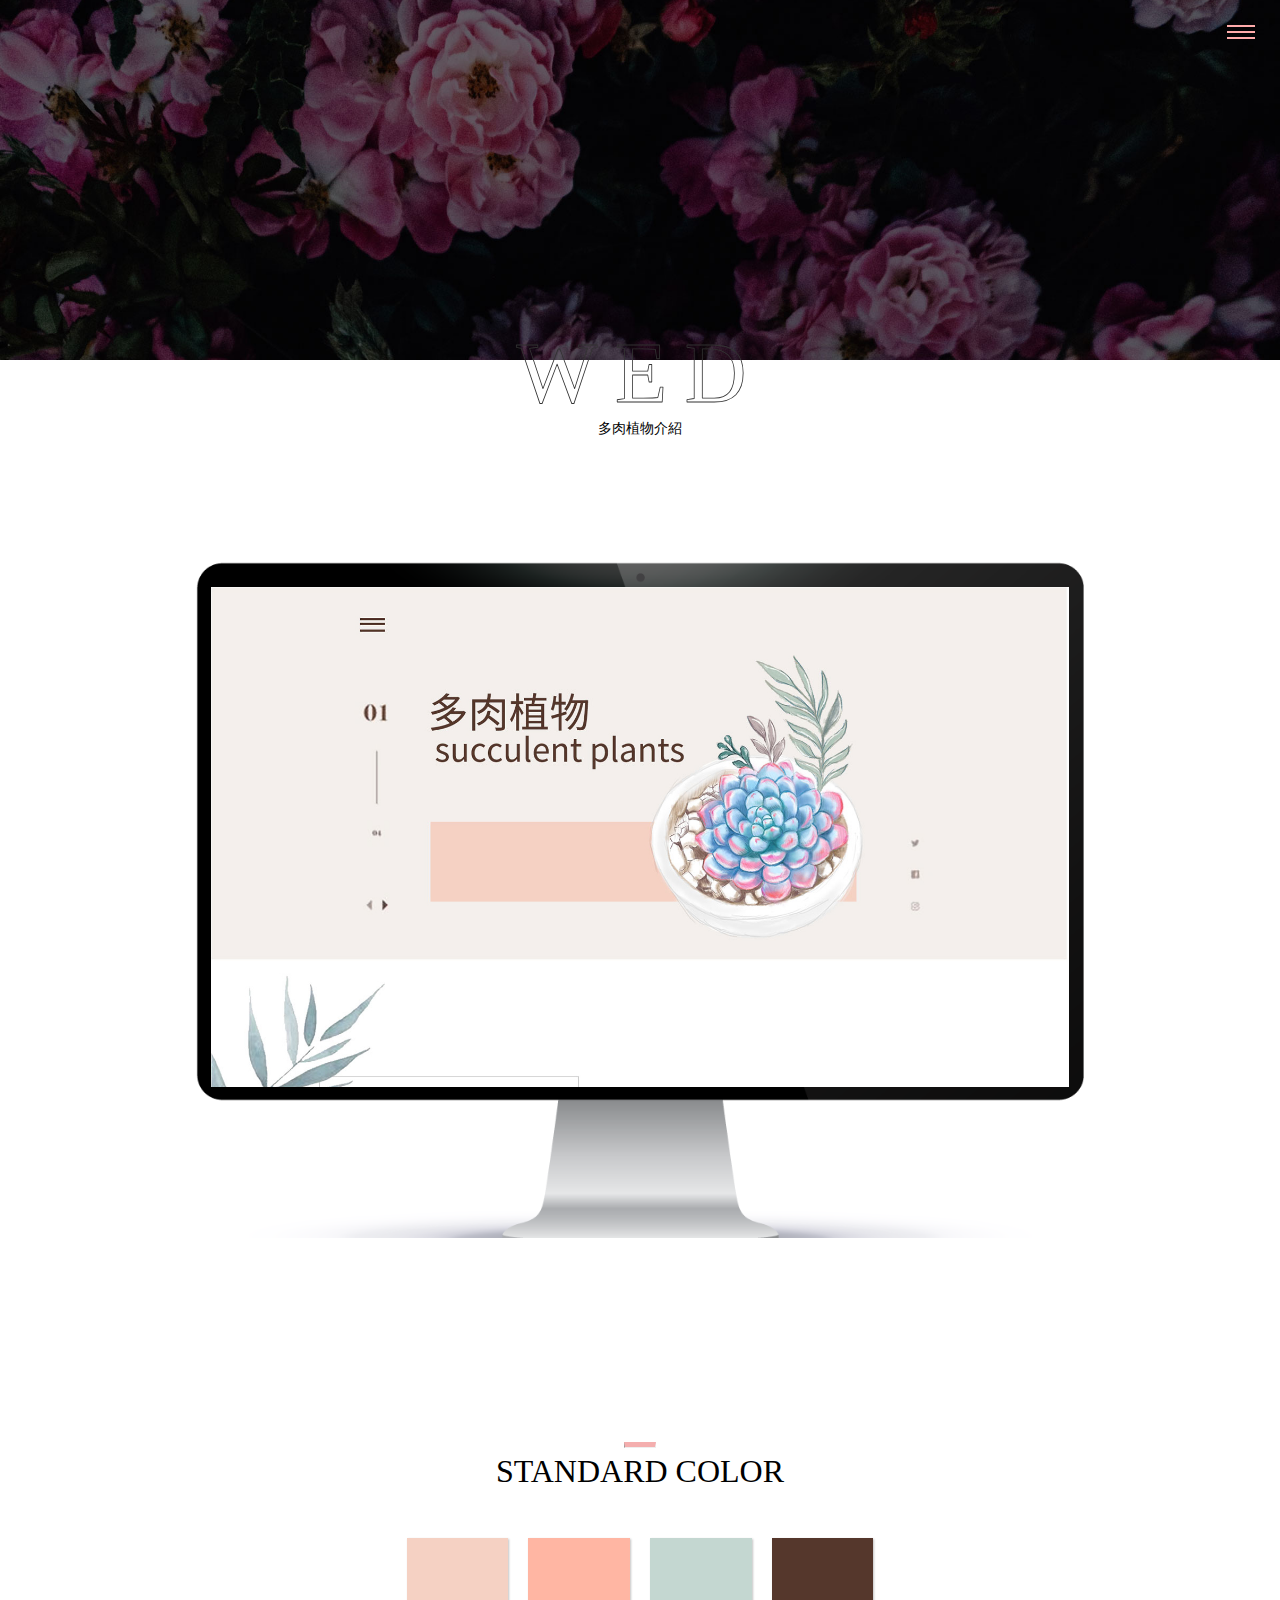
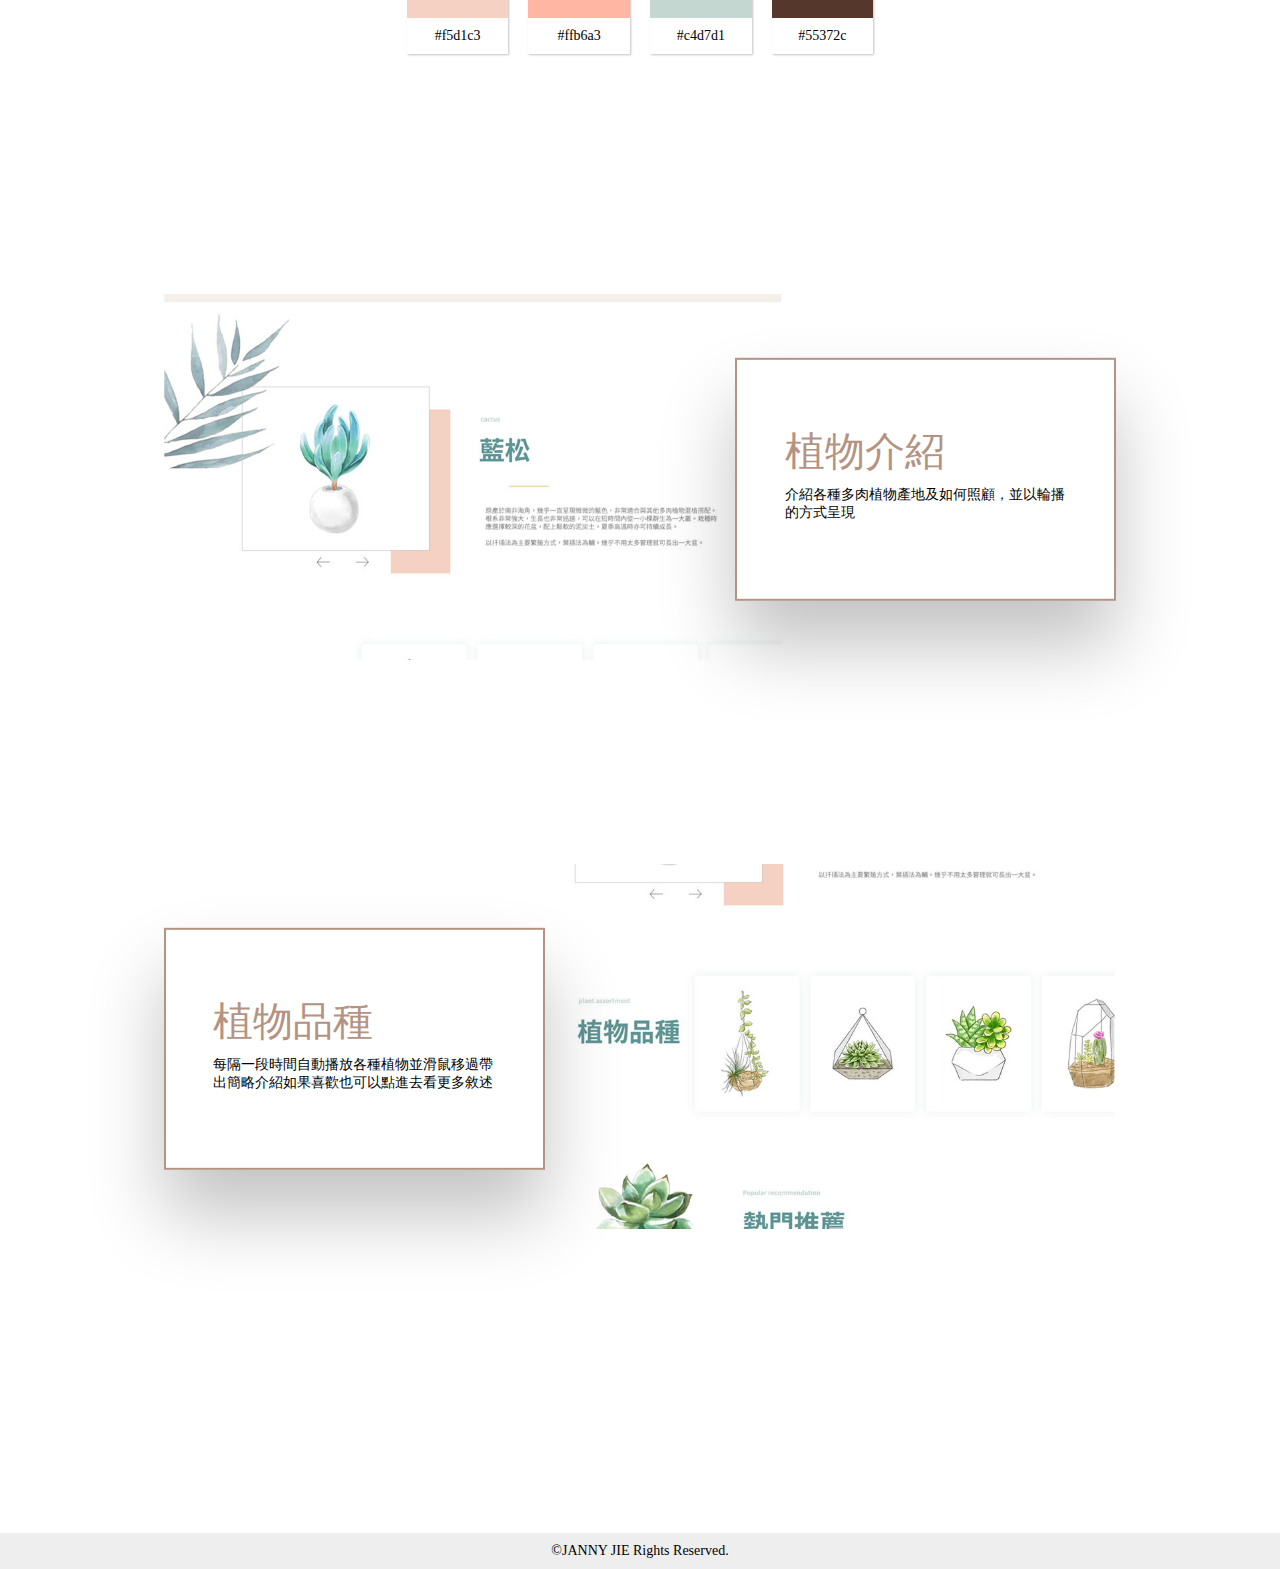
<file: wed-page03.html>
<!DOCTYPE html>
<html lang="en">
<head>
<meta charset="utf-8">
<title>JANNY JIE</title>
<meta name="viewport" content="width=device-width, initial-scale=1.0">
<!-- 首頁+MENU+BUTTON -->
<link rel="stylesheet" href="css/style.css">
<!-- 內文 -->
<link rel="stylesheet" href="css/text.css">
<link rel="stylesheet" href="css/aos.css">
<link rel="stylesheet" href="css/icon/fontello-embedded.css">
<link href="https://fonts.googleapis.com/css?family=Yanone+Kaffeesatz:200&display=swap" rel="stylesheet">
</head>
<body>

<div class="super_container">
<header class="header">
  <div class="burger">
    <div class="burger__patty bg-ffabab"></div>
    <div class="burger__patty bg-ffabab"></div>
    <div class="burger__patty bg-ffabab"></div>
  </div>
  <nav class="menu">
    <div class="menu__brand">
      <a href="index.html"><div class="logo"></div></a>
    </div>
    <ul class="menu__list">
      <li class="menu__item"><a href="index.html" class="menu__link">首頁</a></li>
      <li class="menu__item"><a href="about.html" class="menu__link">關於我</a></li>
      <li class="menu__item"><a href="wed.html" class="menu__link dir">網頁設計</a></li>
      <li class="menu__item">
        <a href="design.html" class="menu__link dir">視覺設計</a>
      </li>
      <li class="menu__item">
        <a href="illustrated.html" class="menu__link dir">插畫</a>
      </li>
    </ul>
  </nav>
</header>
<!--主要內容-->
	<main>
		<!-- 版頭 -->
    <article  style="padding: 0;">
      <section style="padding:0;">
        <div id="hero">
          <div class="hero-bg" style="background: url(img/about/hero-img.jpg) center center / cover no-repeat;"></div>
          <div class="hero-ttl">
            <div class="cols">
              <div class="col-lg-12">
                <svg class="svg-line-text" width="100%" height="86">
                  <text x="50%" y="50%" text-anchor="middle" dominant-baseline="central">WED</text>
                </svg>
              </div>
            </div>
            <p>多肉植物介紹</p>
          </div>
        </div>
      </section>
    </article>
    <!-- 版頭 -->
     <!-- 作品總攬 -->
     <!-- 精選作品 -->
    <article  class="d-m-no">
      <section class="row">
         <div class="col-9 wed-Show">
            <div>
              <img src="img/wed/p-4.jpg" alt="" class="d-m-no">
            </div>
          </div>
      </section>
    </article>
    <!-- 精選作品 -->
    <!-- 色票 -->
    <article>
      <section>
           <div class="row">
              <div class="col-12 title">
                  <hr>
                  <div class="h3">standard color</div>
              </div>
           </div>
           <div class="row standard-color">
              <div class="color-m">
                <div class="color-bg" style="background-color: #f5d1c3;"></div>
                <p>#f5d1c3</p>
              </div>
              <div class="color-m">
                <div class="color-bg" style="background-color: #ffb6a3;"></div>
                <p>#ffb6a3</p>
              </div>
              <div class="color-m">
                <div class="color-bg" style="background-color: #c4d7d1;"></div>
                <p>#c4d7d1</p>
              </div>
              <div class="color-m">
                <div class="color-bg" style="background-color: #55372c;"></div>
                <p>#55372c</p>
              </div>
           </div>
      </section>
    </article>
    <!-- 色票 -->

    <!-- 精選作品 -->
    <article>
      <section class="row">
        <div class="intro  col-9">
           <div class="intro-img">
             <img src="img/wed/p-4-1.jpg">
           </div>
           <div class="intro-text">
              <h3 class="page_subtitle">植物介紹</h3>
              <p>介紹各種多肉植物產地及如何照顧，並以輪播的方式呈現</p>
           </div>
        </div>
      </section>
    </article>
    <!-- 精選作品 -->
    <!-- 精選作品 -->
    <article>
      <section class="row">
        <div class="intro  col-9">
           <div class="intro-img" style="float: right;">
             <img src="img/wed/p-4-2.jpg">
           </div>
           <div class="intro-text1">
              <h3 class="page_subtitle">植物品種</h3>
              <p>每隔一段時間自動播放各種植物並滑鼠移過帶出簡略介紹如果喜歡也可以點進去看更多敘述</p>
           </div>
        </div>
      </section>
    </article>
    <!-- 精選作品 -->
    <!-- 精選作品 -->
    <article >
      <section class="row">
         <div class="col-9 d-m m-auto">
            <img src="img/wed/p-4.jpg" alt="">
          </div>
      </section>
    </article>
    <!-- 精選作品 -->

  </main>
  <!-- footer -->
  <footer class="footer">
    <p>©JANNY JIE Rights Reserved.</p>
  </footer>
  <!-- footer -->

</div>
<!--MENU-->
   <script src="js/menu.js"></script>
   <script src="js/jquery.js"></script>
    <!--  plugins  -->
    <script src="js/plugins.js"></script>
    <script src="js/aos.js"></script>

</body>
</html>
</file>
<file: css/style.css>
*{
  padding: 0;
  margin: 0;
  position: relative;
  -webkit-box-sizing: border-box;
  -moz-box-sizing: border-box;
  box-sizing: border-box;

}
html, body {
  position: relative;
  height: 100%;
}
body {
  font-family: 'Yanone Kaffeesatz', sans-serif, 微軟正黑體!important;
  font-size: 14px;
  color:#000;
  margin: 0;
  padding: 0;
  position: relative;
}
article {
    padding: 0 20px;
}
a {
    text-decoration: none;
    color: inherit;
}
li{list-style:none;}
.mContainer { /* 格線 */
    max-width: 1140px;
    margin-left: auto;
    margin-right: auto;
    position: relative;
}
img{width: 100%;}

main{position: relative;}
/*背景顏色*/
.bg-666{background: #666;}
.bg-ffabab{background: #ffabab;}
.bg-ffeeee-top{background: -webkit-linear-gradient(270deg, rgb(255, 223, 223)11%, rgba(255, 255, 255, 1)11%);}
.bg-ffeeee-botton{background: -webkit-linear-gradient(90deg, rgb(255, 223, 223)38%, rgba(255, 255, 255, 1)38%);}
/*標題*/
.title .h3{
  text-transform:uppercase;
  font-weight: 400;
}
.title hr {
    width: 32px;
    border-top: 5px solid rgb(244, 174, 174);
    margin-bottom: 10px;
    margin-top: 0;
}
/*主標*/
.title-big h1 {
    font-weight: 400;
    margin-bottom: 20px;
}
/*內外俱*/
.mt-3{margin-top: 30px;}
.mt-5{margin-top: 50px;}
/*--------------------------------------*/
/*  顏色
/*--------------------------------------*/
.ffabab{color: #ffabab;}
/*--------------------------------------*/
/*  格線系統
/*--------------------------------------*/
.text-center{text-align: center;}
.container {
  display: flex!important;
  flex-wrap: wrap!important;
}
.jus-center{justify-content: center;}
.w-3{width: 33.33%;}
.w-3-s{width: 33.33%;}
.w-5{width: 50%;}
.w-10{width: 100%;}
h1, .h1 {
    font-size: 2.5rem;
}
h4, .h4 {
    font-size: 1.5rem;
}
.fancybox-navigation {
  top: 50%;
  position: relative;
}
/*--------------------------------------*/
/*  MENU
/*--------------------------------------*/
.header {
  position: fixed;
  z-index: 5;
  width: 100%;
}

.burger {
  position: absolute;
  z-index: 10;
  right: 25px;
  top: 25px;
  cursor: pointer;
  -webkit-transform: rotateY(0);
          transform: rotateY(0);
  transition: all 0.4s cubic-bezier(0.23, 1, 0.32, 1);
}
.burger__patty {
  width: 28px;
  height: 2px;
  margin: 0 0 4px 0;
  transition: all 0.4s cubic-bezier(0.23, 1, 0.32, 1);
}
.burger__patty:last-child {
  margin-bottom: 0;
}
.burger--close {
  -webkit-transform: rotate(180deg);
          transform: rotate(180deg);
}
.burger--close .burger__patty:nth-child(1) {
  -webkit-transform: rotate(45deg) translate(4px, 4px);
          transform: rotate(45deg) translate(4px, 4px);
}
.burger--close .burger__patty:nth-child(2) {
  opacity: 0;
}
.burger--close .burger__patty:nth-child(3) {
  -webkit-transform: rotate(-45deg) translate(5px, -4px);
          transform: rotate(-45deg) translate(5px, -4px);
}

.menu {
  position: fixed;
  top: 0;
  width: 100%;
  visibility: hidden;
}
.menu--active {
  visibility: visible;
}
.menu__brand, .menu__list {
  display: flex;
  flex-flow: column wrap;
  align-items: center;
  justify-content: center;
  float: left;
  width: 50%;
  height: 100vh;
  overflow: hidden;
}
.menu__list {
  margin: 0;
  padding: 0;
  background: #000000c7;
  list-style-type: none;
  -webkit-transform: translate3d(0, -100%, 0);
          transform: translate3d(0, -100%, 0);
  transition: all 0.4s cubic-bezier(0.23, 1, 0.32, 1);
}
.menu__list--active {
  -webkit-transform: translate3d(0, 0, 0);
          transform: translate3d(0, 0, 0);
}
.menu__brand {
  background: #ffcece;
  transition: all 0.4s cubic-bezier(0.23, 1, 0.32, 1);
  -webkit-transform: translate3d(0, 100%, 0);
          transform: translate3d(0, 100%, 0);
}
.menu__brand--active {
  -webkit-transform: translate3d(0, 0, 0);
          transform: translate3d(0, 0, 0);
}
.menu__item {
  -webkit-transform: translate3d(500px, 0, 0);
          transform: translate3d(500px, 0, 0);
  transition: all 0.4s cubic-bezier(0.23, 1, 0.32, 1);
}
.menu__item--active {
  -webkit-transform: translate3d(0, 0, 0);
          transform: translate3d(0, 0, 0);
}
.menu__link {
  display: inline-block;
  position: relative;
  font-size: 30px;
  padding: 15px 0;
  font-weight: 300;
  color: white;
  text-decoration: none;
  color: white;
  transition: all 0.4s cubic-bezier(0.23, 1, 0.32, 1);
}
.menu__link:before {
  content: "";
  position: absolute;
  bottom: 0;
  left: 50%;
  width: 10px;
  height: 2px;
  background: white;
  -webkit-transform: translateX(-50%);
          transform: translateX(-50%);
  transition: all 0.4s cubic-bezier(0.23, 1, 0.32, 1);
}
.menu__link:hover:before {
  width: 100%;
}
.menu .menu__item:nth-child(1) {
  transition-delay: 0.1s;
}
.menu .menu__item:nth-child(2) {
  transition-delay: 0.2s;
}
.menu .menu__item:nth-child(3) {
  transition-delay: 0.3s;
}
.menu .menu__item:nth-child(4) {
  transition-delay: 0.4s;
}
.menu .menu__item:nth-child(5) {
  transition-delay: 0.5s;
}
.menu .menu__item:nth-child(6) {
  transition-delay: 0.6s;
}
ul.menu__item-ul {
    display: none;
}
.menu__item-ul a {
    color: #fff;
    margin-left: 15px;
}
@media screen and (max-width: 768px) {
  ul.menu__list,
  div.menu__brand {
    float: none;
    width: 100%;
    min-height: 0;
  }
  ul.menu__list--active,
  div.menu__brand--active {
    -webkit-transform: translate3d(0, 0, 0);
            transform: translate3d(0, 0, 0);
  }

  .menu__list {
    height: 75vh;
    -webkit-transform: translate3d(-100%, 0, 0);
            transform: translate3d(-100%, 0, 0);
  }

  .menu__link {
    font-size: 24px;
  }

  .menu__brand {
    height: 25vh;
    -webkit-transform: translate3d(100%, 0, 0);
            transform: translate3d(100%, 0, 0);
  }
  .menu__brand .logo {
    width: 90px;
    height: 90px;
  }
}
.logo {
    width: 200px;
    height: 200px;
    background: #f2f4f1;
    background-image: url(../img/about/about-img.jpg);
    background-size: contain;
    background-repeat: no-repeat;
    background-position: center;
    border-radius: 50%;
}
.support {
  position: fixed;
  bottom: 24px;
  color: rgba(0, 0, 0, 0.6);
}



/*--------------------------------------*/
/*  MENU
/*--------------------------------------*/

/*--------------------------------------*/
/* footer
/*--------------------------------------*/
.footer{
  background: #eee;
  padding: 10px 0;
  margin:0;
  font-family:微軟黑體;
  background: #eee;
    padding: 10px 0;
    margin: 0 auto;
    font-family: 微軟黑體;
    text-align: center;
}
.footer ul li i{font-size: 18px;}
.footer ul li{
  padding: 10px 30px;
}
/*--------------------------------------*/
/* footer
/*--------------------------------------*/

/*--------------------------------------*/
/*  button
/*--------------------------------------*/
 button {
  position: relative;
  display: inline-block;
  cursor: pointer;
  outline: none;
  border: 0;
  vertical-align: middle;
  text-decoration: none;
  background: transparent;
  padding: 0;
  font-size: inherit;
  font-family: inherit;
}
button.learn-more {
  width: 8rem;
  height: auto;
}
button.learn-more .circle {
  transition: all 0.45s cubic-bezier(0.65, 0, 0.076, 1);
  position: relative;
  margin: 0;
  width: 2rem;
  height: 2rem;
  background: #282936;
  border-radius: 1.625rem;
}
button.learn-more .circle .icon {
  transition: all 0.45s cubic-bezier(0.65, 0, 0.076, 1);
  position: absolute;
  top: 0;
  bottom: 0;
  margin: auto;
  background: #fff;
}
button.learn-more .circle .icon.arrow {
  transition: all 0.45s cubic-bezier(0.65, 0, 0.076, 1);
  left: 0.4rem;
  width: 1rem;
  height: 0.125rem;
  background: none;
}
button.learn-more .circle .icon.arrow::before {
  position: absolute;
  content: '';
  top: -0.25rem;
  right: 0.0625rem;
  width: 0.625rem;
  height: 0.625rem;
  border-top: 0.125rem solid #fff;
  border-right: 0.125rem solid #fff;
  -webkit-transform: rotate(45deg);
          transform: rotate(45deg);
}
button.learn-more .button-text {
  transition: all 0.45s cubic-bezier(0.65, 0, 0.076, 1);
  position: absolute;
  top: 0;
  left: 0;
  right: 0;
  bottom: 0;
  padding: 0.2rem 0;
  margin: 0 0 0 1.85rem;
  color: #282936;
  font-weight: 400;
  line-height: 1.6;
  text-align: center;
  text-transform: uppercase;
}
button:hover .circle {
  width: 100%;
}
button:hover .circle .icon.arrow {
  background: #fff;
  -webkit-transform: translate(1rem, 0);
          transform: translate(1rem, 0);
}
button:hover .button-text {
  color: #fff;
  font-weight: 400;
}


/*--------------------------------------*/
/*  button
/*--------------------------------------*/
/*--------------------------------------*/
/*  首頁-輪播
/*--------------------------------------*/

/*------------------------------------------*/
/*文字動態*/
/*------------------------------------------*/
.table-cell {
  display: table-cell;
  vertical-align: middle;
}
/* text rotate */
.box-intro {
    text-align: center;
    display: table;
    height: 80vh;
    width: 100%;
}
.box-intro:before {
    content: "PORTFOLIO";
    position: absolute;
    top: 40%;
    left: 0;
    color: #fff0f0;
    font-size: 280px;
    font-weight: 100;
}
.box-intro .table-cell {
    display: table-cell;
    vertical-align: middle;
    position: relative;
}

.box-intro .table-cell:before {
    content: "";
    position: absolute;
    top: 60%;
    left: 50%;
    height: 700px;
    width: 800px;
    transform: translate(-50%, -50%);
    background-image: url(../img/svg/index-bg.svg);
    background-repeat: no-repeat;
}
.box-intro em {
    font-style: normal;
    text-transform: uppercase
}

.box-headline {
        font-size: 120px;
    line-height: 1.0;
    margin: 0px;
}


.box-words-wrapper {
    display: inline-block;
    position: relative;
}

.box-words-wrapper b {
    display: inline-block;
    position: absolute;
    white-space: nowrap;
    left: 0;
    top: 0;
}

.box-words-wrapper b.is-visible {
    position: relative;
}

.no-js .box-words-wrapper b {
    opacity: 0;
}

.no-js .box-words-wrapper b.is-visible {
    opacity: 1;
}

.box-headline.rotate-2 .box-words-wrapper {
    -webkit-perspective: 300px;
    perspective: 300px;
}

.box-headline.rotate-2 i,
.box-headline.rotate-2 em {
    display: inline-block;
    -webkit-backface-visibility: hidden;
    backface-visibility: hidden;
}

.box-headline.rotate-2 b {
    opacity: 0;
}

.box-headline.rotate-2 i {
    -webkit-transform-style: preserve-3d;
    transform-style: preserve-3d;
    -webkit-transform: translateZ(-20px) rotateX(90deg);
    transform: translateZ(-20px) rotateX(90deg);
    opacity: 0;
}

.is-visible .box-headline.rotate-2 i {
    opacity: 1;
}

.box-headline.rotate-2 i.in {
    -webkit-animation: box-rotate-2-in 0.4s forwards;
    animation: box-rotate-2-in 0.4s forwards;
}

.box-headline.rotate-2 i.out {
    -webkit-animation: box-rotate-2-out 0.4s forwards;
    animation: box-rotate-2-out 0.4s forwards;
}

.box-headline.rotate-2 em {
    -webkit-transform: translateZ(20px);
    transform: translateZ(20px);
}

.no-csstransitions .box-headline.rotate-2 i {
    -webkit-transform: rotateX(0deg);
    transform: rotateX(0deg);
    opacity: 0;
}

.no-csstransitions .box-headline.rotate-2 i em {
    -webkit-transform: scale(1);
    transform: scale(1);
}

.no-csstransitions .box-headline.rotate-2 .is-visible i {
    opacity: 1;
}

@-webkit-keyframes box-rotate-2-in {
    0% {
        opacity: 0;
        -webkit-transform: translateZ(-20px) rotateX(90deg);
    }
    60% {
        opacity: 1;
        -webkit-transform: translateZ(-20px) rotateX(-10deg);
    }
    100% {
        opacity: 1;
        -webkit-transform: translateZ(-20px) rotateX(0deg);
    }
}

@keyframes box-rotate-2-in {
    0% {
        opacity: 0;
        -webkit-transform: translateZ(-20px) rotateX(90deg);
        transform: translateZ(-20px) rotateX(90deg);
    }
    60% {
        opacity: 1;
        -webkit-transform: translateZ(-20px) rotateX(-10deg);
        transform: translateZ(-20px) rotateX(-10deg);
    }
    100% {
        opacity: 1;
        -webkit-transform: translateZ(-20px) rotateX(0deg);
        transform: translateZ(-20px) rotateX(0deg);
    }
}

@-webkit-keyframes box-rotate-2-out {
    0% {
        opacity: 1;
        -webkit-transform: translateZ(-20px) rotateX(0);
    }
    60% {
        opacity: 0;
        -webkit-transform: translateZ(-20px) rotateX(-100deg);
    }
    100% {
        opacity: 0;
        -webkit-transform: translateZ(-20px) rotateX(-90deg);
    }
}

@keyframes box-rotate-2-out {
    0% {
        opacity: 1;
        -webkit-transform: translateZ(-20px) rotateX(0);
        transform: translateZ(-20px) rotateX(0);
    }
    60% {
        opacity: 0;
        -webkit-transform: translateZ(-20px) rotateX(-100deg);
        transform: translateZ(-20px) rotateX(-100deg);
    }
    100% {
        opacity: 0;
        -webkit-transform: translateZ(-20px) rotateX(-90deg);
        transform: translateZ(-20px) rotateX(-90deg);
    }
}
/*------------------------------------------*/
/*首頁分頁按鈕*/
/*------------------------------------------*/
.indexMenu_list {
    display: flex;
    justify-content: space-between;
    margin-bottom: 50px;
}
.indexMenu_list li a:hover{color: #ff5549;}
.indexMenu_list li a {
    font-size: 16px;
}
/*------------------------------------------*/
/*下 提示*/
/*------------------------------------------*/
.arrow {
  font-size: 2rem;
  color: #ffabab;
  display: flex;
  justify-content: center;
  transform: translateY(0);
  -webkit-transition: all 500ms ease-in-out;
  -moz-transition: all 750ms ease-in-out;
  -ms-transition: all 750ms ease-in-out;
  -o-transition: all 750ms ease-in-out;
  transition: all 750ms ease-in-out;
}

/* this sets the position of the arrow when it's up, so it will move up or down by 14px when you add or remove this class */
.bounce {
    animation-name: bounce;
    animation-duration: 2s;
    animation-iteration-count: infinite;
    animation-timing-function: linear;
}
@keyframes bounce {
    0%, 100% {
        transform: translate3d(0px, 0px, 0px);
    }
    50% {
        transform: translate3d(0px, -10px, 0px);
    }
}
/*--------------------------------------*/
/*  首頁-輪播
/*--------------------------------------*/

/*--------------------------------------*/
/*  精選作品
/*--------------------------------------*/
.index-work{
  margin: 150px 0;
}
.tilt {
  box-shadow: 0px 4px 14px #dedddd;
  transform-style: preserve-3d;
}

.tilt-logo {
  height: 200px;
  margin: 20px;
  background-color: #7e56ff;
  background-image: linear-gradient(150deg, #5a00ff 0%, #ff1ff7 100%, #ff1ff7 100%);
  background-image: url(../img/sig.jpg);
  background-size: 100%;
}
.tilt-logo01{background-image: url(../img/Selected-works/Selected-works01.jpg);}
.tilt-logo02{background-image: url(../img/Selected-works/Selected-works02.jpg);}
.tilt-logo03{background-image: url(../img/Selected-works/Selected-works03.jpg);}
.tilt-logo04{background-image: url(../img/Selected-works/Selected-works04.jpg);}
.tilt-logo05{background-image: url(../img/Selected-works/Selected-works05.jpg);}
.tilt-logo06{background-image: url(../img/Selected-works/Selected-works06.jpg);}
.tilt-logo07{background-image: url(../img/Selected-works/Selected-works07.jpg);}
.tilt-logo08{background-image: url(../img/illustrated/illustrated02.jpg);}
.tilt-logo09{background-image: url(../img/Selected-works/Selected-works09.jpg);}

.tilt-logo-inner {
/*  transform: translateZ(50px) translateY(-50%) translateX(-50%); */
    position: absolute;
    bottom: -30px;
    left: 0px;
    color: black;
    font-size: 16px;
}

.tilt-larry, .tilt-larry img {
  width: 200px;
  height: 200px;
}
.m-t-5{margin-top: 50px;}
.m-t-10{margin-top: 150px;}
/*--------------------------------------*/
/*  精選作品
/*--------------------------------------*/
/*----------------------------*/
/*ABOUT*/
/*----------------------------*/
/*----------------------------*/
/*版頭*/
/*----------------------------*/
#hero .hero-bg {
    height: 85vh;
    display: flex;
    align-items: center;
    justify-content: center;
    color: #ffabab;
    position: relative;
    background: url(../img/about/hero-img.jpg) center center / cover no-repeat;
    background-attachment: fixed;
    background-position: center center;
    background-size: cover;
}
.hero-bg01{height: 60vh!important;}
#hero .hero-bg h1 {
    font-size: 6em;
    font-weight: 100;
}
#hero .hero-bg .saying{
  position: absolute;
  bottom: 0;
  left: 0;
  background: #fff;
  padding: 10px 8% 0px 8%;
  color: #666;
}
#hero .hero-bg .saying h4{
  font-weight: 400;
}
#hero .hero-bg .saying p{
  font-weight: 100;
}

/*----------------------------*/
/*內文*/
/*----------------------------*/
.signature {
    width: 200px;
    margin-top: 30px;
}
.about-img-div img {
    width: 300px;
}
.about-img-div{
  padding-right: 10%;
}
.about-border {
    position: absolute;
    border: 8px solid #FF7168;
    width: 300px;
    height: 430px;
    top: 40px;
    left: 100px;
    z-index: 1
}
.aos-animate .signature {
    width: 230px;
}
.title-big p{font-family:微軟正黑體;}
/* experience section
==================================================*/

#experience {
    background: #f3f3f3
}

.experience-row {
    padding: 20px 0;
    border-bottom: 1px solid #ddd;
}

.experience-row h3 {
    text-transform: capitalize;
    letter-spacing: 2px;
    color: #425BB5;
    font-size: 16px;
    font-weight: bold
}

.experience-row p {
    color: #888;
    margin-top: 20px;
    font-size: 15px;
}

.experience-row .date {
    color: #000;
    font-size: 17px;
}

.timeline {
    padding-left: 0;
    list-style: none;
    position: relative;
}

.timeline:before {
    background-color: #dad8d8;
    content: '';
    margin-left: -1px;
    position: absolute;
    top: 0;
    left: 2em;
    width: 2px;
    height: 100%;
}

.timeline-event {
    position: relative;
}

.timeline-event:hover .timeline-event-icon {
    -webkit-transform: rotate(-45deg);
    transform: rotate(-45deg);
    background-color: #FF7168;
}

.timeline-event:hover .timeline-event-thumbnail {
    box-shadow: inset 40em 0 0 0 #FF7168;
}

.timeline-event-copy {
    padding: 2em 2em 0 2em;
    position: relative;
    top: -1.875em;
    left: 4em;
    width: 100%;
}

.timeline-event-copy h3 {
    font-size: 1.75em;
    font-weight: 400;
    font-family: 微軟正黑體;
}
.timeline-event-copy strong {
  font-weight: 700;
}

.timeline-event-copy p:not(.timeline-event-thumbnail) {
  padding-bottom: 1.2em;
  font-weight: 100;
  color: #666;
}

.timeline-event-icon {
    -webkit-transition: -webkit-transform 0.2s ease-in;
    transition: -webkit-transform 0.2s ease-in;
    transition: transform 0.2s ease-in;
    transition: transform 0.2s ease-in, -webkit-transform 0.2s ease-in;
    -webkit-transform: rotate(45deg);
    transform: rotate(45deg);
    background-color: #FF7168;
    outline: 10px solid #f3f3f3;
    display: block;
    margin: 0.5em 0.5em 0.5em -0.5em;
    position: absolute;
    top: 0;
    left: 2em;
    width: 1em;
    height: 1em;
}

.timeline-event-thumbnail {
    -moz-transition: box-shadow 0.5s ease-in 0.1s;
    -o-transition: box-shadow 0.5s ease-in 0.1s;
    -webkit-transition: box-shadow 0.5s ease-in;
    -webkit-transition-delay: 0.1s;
    -webkit-transition: box-shadow 0.5s ease-in 0.1s;
    transition: box-shadow 0.5s ease-in 0.1s;
    color: white;
    font-size: 12px;
    font-weight: bold;
    background-color: black;
    box-shadow: inset 0 0 0 0em #FF7168;
    display: inline-block;
    margin-bottom: 1.2em;
    padding: 0.25em 1em 0.2em 1em;
    font-family: 微軟正黑體;
}



/*----------------------------*/
/*專業*/
/*----------------------------*/
.profession{
    background-image: url("../img/about/ABOUT-profession.jpg");
    background-attachment: fixed;
    background-position: center center;
    background-size: cover;
}
.item {
    position: relative;
    float: left;
}

.item h2 {
    text-align:center;
    position: absolute;
    line-height: 153px;
    width: 100%;
    color: #fff;
}

.item svg {
   -webkit-transform: rotate(-90deg);
    transform: rotate(-90deg);
}

.circle_animation {
  stroke-dasharray: 350; /* this value is the pixel circumference of the circle */
  stroke-dashoffset: 350;
}
.circle_animation01{
  stroke-dasharray: 250; /* this value is the pixel circumference of the circle */
  stroke-dashoffset: 250;
  transition: all 1s linear;
}
.circle_animation02{
  stroke-dasharray: 200; /* this value is the pixel circumference of the circle */
  stroke-dashoffset: 200;
  transition: all 1s linear;
}
.op{opacity: 0.1;}

/* list program */
ul.listProgram {
   padding: 0 15px;
}
.listProgram .bar{
      width: 70%;
    height: 10px;
    border: solid 1px #fbd7d5;
    border-radius: 12px;
}
.listProgram li{
  display: flex;
  justify-content: space-between;
  align-items: center;
  padding-top: 10px;
  font-size: 16px;
  font-weight: 800;
  line-height: 24px;
  letter-spacing: 3px;
}
.value{
  height: 100%;
  width: 60%;
  background-color: #ffbab6;
  border-radius: 10px;
}
.value.p10{
  width: 10%;
}
.value.p20{
  width: 20%;
}
.value.p30{
  width: 30%;
}
.value.p40{
  width: 40%;
}
.value.p50{
  width: 50%;
}
.value.p60{
  width: 60%;
}
.value.p70{
  width: 70%;
}
.value.p80{
  width: 80%;
}
.value.p90{
  width: 90%;
}

.value.p100{
  width: 100%;
}

.btn{
  border: solid 3px #FF7168;
  padding: 5px 20px;
  margin-right: 10px;
}
.fill{
  background-color: #FF7168;
}

.list{
  display: flex;
}
.list div{width: 50%;}
/*----------------------------*/
/*ABOUT*/
/*----------------------------*/
/*----------------------------*/
/*wed*/
/*----------------------------*/
/* projects section
==================================================*/
nav.categories {
  font-family: 微軟正黑體;
  font-weight: 100;
}
.portfolio .categories-grid span {
    font-size: 30px;
    margin-bottom: 30px;
    display: inline-block;
}

.portfolio .categories-grid .categories ul li {
    list-style: none;
}

.portfolio .categories-grid .categories ul li a {
    display: inline-block;
    color: #60606e;
/*     padding: 0 10px;
    margin: 0 14px; */
    -webkit-transition: all .2s ease-in-out .2s;
    transition: all .2s ease-in-out .2s;
}

.portfolio .categories-grid .categories ul li a:hover,
.portfolio .categories-grid .categories ul li a:focus {
    text-decoration: none;
}

.portfolio .categories-grid .categories ul li a.active {
    background-color: #fca9a8;
    padding: 0px 20px;
    color: white;
    text-decoration: none;
}

.portfolio_filter {
    padding-left: 0;
}

.portfolio_item {
    position: relative;
    overflow: hidden;
    display: block;
    padding: 20px;
}
.img-responsive{box-shadow: 0px 4px 14px #dedddd;}
.portfolio_item .portfolio_item_hover {
    position: absolute;
    top: 0px;
    left: 0px;
    height: 100%;
    width: 100%;
    background-color:  #ffabab;
    -webkit-transform: translateY(100%);
    transform: translateY(100%);
    opacity: 0;
    -webkit-transition: all .2s ease-in-out;
    transition: all .2s ease-in-out;
    color: #333;
}

.portfolio_item .portfolio_item_hover .item_info {
    text-align: center;
    position: absolute;
    top: 50%;
    left: 50%;
    -webkit-transform: translate(-50%, -50%);
    transform: translate(-50%, -50%);
    padding: 10px;
    width: 100%;
    font-weight: bold;
}

.portfolio .categories-grid .categories ul li {
    float: left;
}

.portfolio .categories-grid .categories ul li a {
    padding: 0 15px;
    -webkit-transition: all .2s ease-in-out .2s;
    transition: all .2s ease-in-out .2s;
    font-size: 18px;
    letter-spacing: .077em;
}
.categories-grid{
  background-color: #ffffff;
    position: absolute;
    bottom: 0;
    padding: 20px 20% 0 20%;
    color: #666;
    text-align: center;
}
.line{
  width: 2px;
  height: 25px;
  background: #ff0f00;
  position: absolute;
  top: -15px;
  left: 50%;
}
.portfolio_filter {
    padding-left: 0;
    display: inline-block;
    margin: 0 auto;
    text-align: center;
}
ul.portfolio_filter li {
    padding: 0 10px;
}
@media only screen and (max-width: 1440px){
   .box-intro:before {font-size: 200px;}
   .tilt-logo{height: 159px;}
}
@media only screen and (max-width: 425px){
.m-t-5 {margin-top: 25px;}
.m-t-10 {margin-top: 50px;}
.index-work {margin: 100px 0;}
.categories-grid{ padding: 10px 10px 0 10px;}
.portfolio_item{padding: 10px;}
.box-intro:before {
  font-size: 100px;
  top: 46%;
  left: -58px;
}
.box-headline{font-size: 80px;}
.box-intro .table-cell:before{width: 100%;height: 100%;}
.tilt-logo{margin: 5px;    height: 182px;}
.tilt-logo-inner{font-size: 12px;}
.timeline-event-copy {
    padding: 2em 0em 0 0em;
    width: 84%;
 }
 .about-img-div{display: none;}
 .w-5 {width: 100%;}
 .w-3{width: 50%;}
 .w-3-s{width: 100%;}
 .signature {width: 100px;}
 .box-intro{height: 70vh;}
}
</file>
<file: css/text.css>
*{
  padding: 0;
  margin: 0;
  position: relative;
  -webkit-box-sizing: border-box;
  -moz-box-sizing: border-box;
  box-sizing: border-box;

}
html, body {
  position: relative;
  height: 100%;
}
body {
  font-family: 'Yanone Kaffeesatz', sans-serif, 微軟正黑體!important;
  font-size: 14px;
  color:#000;
  margin: 0;
  padding: 0;
  position: relative;
}
section{padding: 100px 0;}


/*----------------------------*/
/*wed*/
/*----------------------------*/

/*----------------------------*/
/*精選作品01*/
/*----------------------------*/
.intro{
  margin: 0 auto;
  position: relative;
}
.intro-img {
    width: 65%;
}
.intro-text {
    position: absolute;
    top: 50%;
    right: 0;
    z-index: 1;
    width: 40%;
    background: #fff;
    padding: 8% 5%;
    border: solid 2px #b49383;
    box-shadow: 0px 45px 70px rgba(0,0,0,0.24);
    transform: translateY(-50%);
}
.intro-text1 {
    position: absolute;
    top: 50%;
    left: 0;
    z-index: 1;
    width: 40%;
    background: #fff;
    padding: 8% 5%;
    border: solid 2px #b49383;
    box-shadow: 0px 45px 70px rgba(0,0,0,0.24);
    transform: translateY(-50%);
}
.page_subtitle {
    font-family: 'Edward', sans-serif;
    color: #b49383;
    line-height: 0.75;
    font-size: 2.5rem;
    font-weight: 400;
    margin-bottom: 20px;
}
/*----------------------------*/
/*精選作品02*/
/*----------------------------*/

/*----------------------------*/
/*wed-內頁*/
/*----------------------------*/
.row {
    display: -webkit-box;
    display: -ms-flexbox;
    display: flex;
    -ms-flex-wrap: wrap;
    flex-wrap: wrap;
    margin-right: -15px;
    margin-left: -15px;
}
.col-9 {
    -webkit-box-flex: 0;
    -ms-flex: 0 0 75%;
    flex: 0 0 75%;
    max-width: 75%;
}
.col-12 {
    -webkit-box-flex: 0;
    -ms-flex: 0 0 100%;
    flex: 0 0 100%;
    max-width: 100%;
}
/*----------------------------*/
/*色票*/
/*----------------------------*/
.standard-color {
    justify-content: center;
    padding: 40px 0;
}
.color-m {
    box-shadow: 1px 1px 2px rgb(195, 195, 195);
    width: 11%;
    margin: 0 10px;
}
.color-m > div {
    background: #eee;
    width: 100%;
    height: 80px;
}
.color-m p {
    text-align: center;
    margin: 0;
    padding: 10px 0;
}
/*----------------------------*/
/*wed*/
/*----------------------------*/
/*----------------------------*/
/*wed-page*/
/*----------------------------*/
#hero .hero-bg {
    height: 360px;
    position: relative;
}
#hero .hero-ttl .svg-line-text {
    overflow: visible;
    height: 86px;
    margin-top: -30px;
    font-size: 86px;
    line-height: 1;
    letter-spacing: .2em;
}
.hero-ttl {
    text-align: center;
}
.svg-line-text text {
    fill: rgba(255,255,255,0);
    stroke: #333;
    stroke-width: .8;
    stroke-linejoin: round;
    line-height: 1;
    font-family: 微軟正黑體;
}
.title .h3 {
    text-transform: uppercase;
    font-weight: 400;
    font-size: 2rem;
    margin-bottom: 0.5rem;
    font-family: 微軟正黑體;
    line-height: 1.2;
    color: inherit;
    text-align: center;
}
.title hr {
    width: 32px;
    border-top: 5px solid rgb(244, 174, 174);
    margin: 4px auto;
}
.standard-color {
    justify-content: center;
    padding: 40px 0;
}
.wed-Show{
    background-image: url(../img/PC.png);
    background-repeat: no-repeat;
    background-size: 100%;
    height: 700px;
    margin: 0 auto;
}
.wed-Show > div{
    width: 90%;
    height: 500px;
    overflow: auto;
    margin: 49px auto;
}
.wed-Show > div::-webkit-scrollbar {
  width: 8px;
  background-color: transparent;
}
.wed-Show > div::-webkit-scrollbar-thumb {
  background-color: #f4aeae;
  border-radius: 10px;
}
.wed-Show > div::-moz-scrollbar {
  width: 8px;
  background-color: transparent;
}
.wed-Show > div::-moz-scrollbar-thumb {
  background-color: #f4aeae;
  border-radius: 10px;
}
.wed-Show > div::-ms-scrollbar {
  width: 8px;
  background-color: transparent;
}
.wed-Show > div::-ms-scrollbar-thumb {
  background-color: #f4aeae;
  border-radius: 10px;
}
/*----------------------------*/
/*色票*/
/*----------------------------*/
.standard-color {
    justify-content: center;
    padding: 40px 0;
}
.color-m {
    box-shadow: 1px 1px 2px rgb(195, 195, 195);
    width: 8%;
    margin: 0 10px;
}
.color-m > div {
    background: #eee;
    width: 100%;
    height: 80px;
}
.color-m p {
    text-align: center;
    margin: 0;
    padding: 10px 0;
    font-family: 微軟正黑體;
}
/*----------------------------*/
/*wed-page*/
/*----------------------------*/
.d-m{display: none;}
.m-auto{margin: 0 auto;}
@media only screen and (max-width: 1024px){
/*----------------------------*/
/*wed*/
/*----------------------------*/
.wed-Show > div {
    height: 390px;
    margin: 39px auto;
}
/*----------------------------*/
/*wed*/
/*----------------------------*/
}

@media only screen and (max-width: 425px){
section {padding: 50px 0;}
.d-m-no{display: none;}
.d-m{display: block;}
.color-m{width: 18%;}
.color-m > div{height: 50px;}
.color-m p {
    font-size: 12px;
    font-weight: 100;
    padding: 5px 0;
}
.col-9 {
    -webkit-box-flex: 0;
    -ms-flex: 0 0 75%;
    flex: 0 0 90%;
    max-width: 90%;
}
.page_subtitle{    font-size: 1rem;    margin: 0 0 5px 0;}
.intro-text p , .intro-text1 p {
    font-size: 12px;
    font-weight: 100;
    line-height: 1.2;
    padding-top: 5px;
}
.intro-text, .intro-text1 {
    top: 71%;
    width: 47%;
    padding: 5% 2%;
    box-shadow: 0px 5px 30px rgba(0, 0, 0, 0.15);
}
}
</file>
<file: css/icon/fontello-embedded.css>
@font-face {
  font-family: 'fontello';
  src: url('../font/fontello.eot?55745455');
  src: url('../font/fontello.eot?55745455#iefix') format('embedded-opentype'),
       url('../font/fontello.svg?55745455#fontello') format('svg');
  font-weight: normal;
  font-style: normal;
}
@font-face {
  font-family: 'fontello';
  src: url('[data-uri]') format('woff'),
       url('[data-uri]') format('truetype');
}
/* Chrome hack: SVG is rendered more smooth in Windozze. 100% magic, uncomment if you need it. */
/* Note, that will break hinting! In other OS-es font will be not as sharp as it could be */
/*
@media screen and (-webkit-min-device-pixel-ratio:0) {
  @font-face {
    font-family: 'fontello';
    src: url('../font/fontello.svg?55745455#fontello') format('svg');
  }
}
*/
 
 [class^="icon-"]:before, [class*=" icon-"]:before {
  font-family: "fontello";
  font-style: normal;
  font-weight: normal;
  speak: none;
 
  display: inline-block;
  text-decoration: inherit;
  width: 1em;
  margin-right: .2em;
  text-align: center;
  /* opacity: .8; */
 
  /* For safety - reset parent styles, that can break glyph codes*/
  font-variant: normal;
  text-transform: none;
     
  /* fix buttons height, for twitter bootstrap */
  line-height: 1em;
 
  /* Animation center compensation - margins should be symmetric */
  /* remove if not needed */
  margin-left: .2em;
 
  /* you can be more comfortable with increased icons size */
  /* font-size: 120%; */
 
  /* Uncomment for 3D effect */
  /* text-shadow: 1px 1px 1px rgba(127, 127, 127, 0.3); */
}
.icon-up-open-mini:before { content: '\e800'; } /* '' */
.icon-down-open-mini:before { content: '\e801'; } /* '' */
.icon-left-open-mini:before { content: '\e802'; } /* '' */
.icon-right-open-mini:before { content: '\e803'; } /* '' */
.icon-mail:before { content: '\e804'; } /* '' */
.icon-download-cloud:before { content: '\f015'; } /* '' */
.icon-linkedin:before { content: '\f318'; } /* '' */
.icon-behance:before { content: '\f34e'; } /* '' */
</file>
